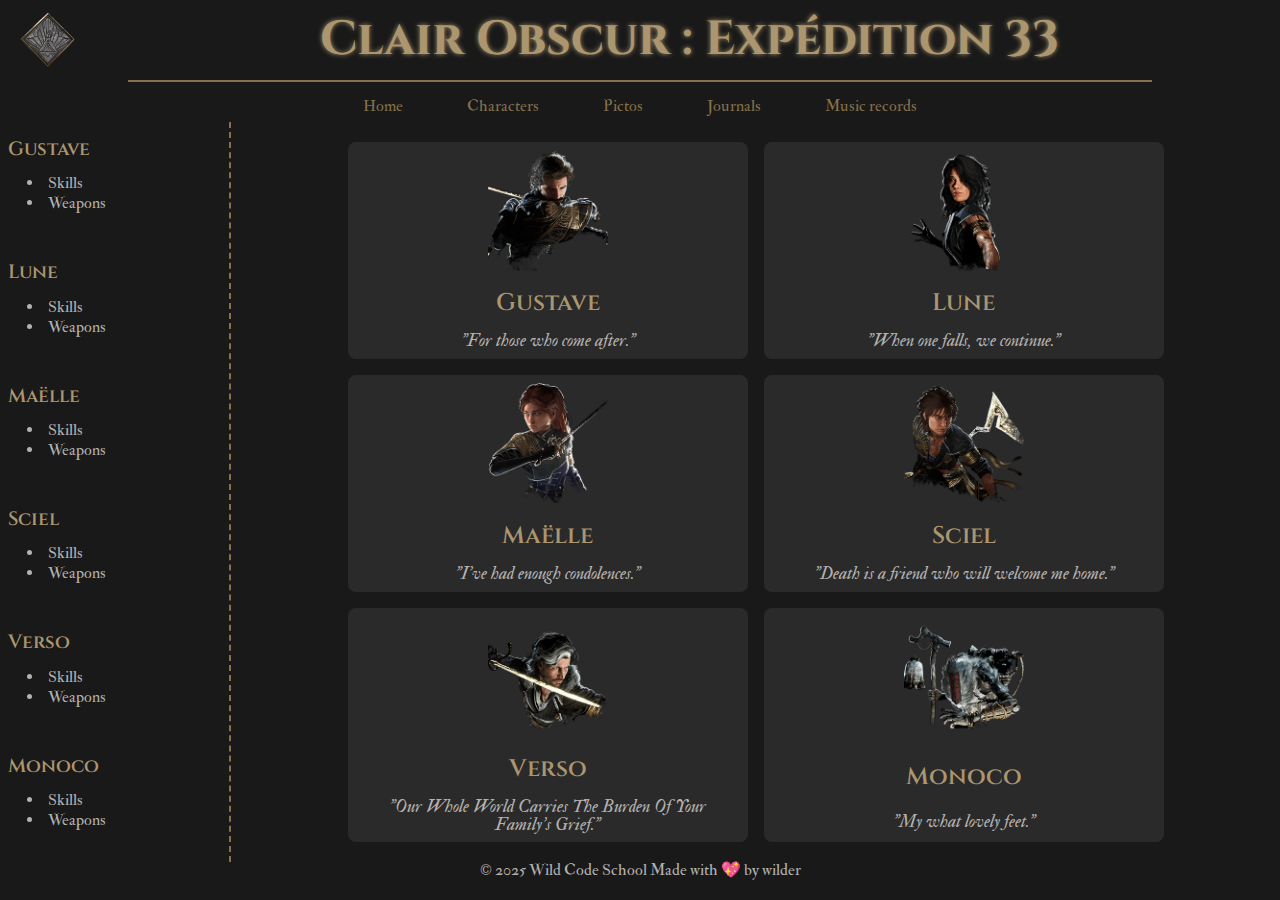
<file: index.html>
<!DOCTYPE html>
<html lang="fr">

<head>
    <meta charset="UTF-8">
    <meta name="author" content="Thomas RIEU">
    <meta name="viewport" content="width=device-width, initial-scale=1.0">
    <title>Characters | Clair Obscur : Expédition 33</title>
    <link rel="shortcut icon" href="assets/logo/favico-clairobs.ico" type="image/x-icon">
    <link rel="stylesheet" href="styles/reset.css">
    <link rel="stylesheet" href="styles/variables.css">
    <link rel="stylesheet" href="styles/template.css">
    <link rel="stylesheet" href="styles/style.css">
    <link rel="preconnect" href="https://fonts.googleapis.com">
    <link rel="preconnect" href="https://fonts.gstatic.com" crossorigin>
    <link
        href="https://fonts.googleapis.com/css2?family=Cinzel:wght@400..900&family=IM+Fell+Double+Pica:ital@0;1&display=swap"
        rel="stylesheet">
</head>

<body>
    <header>
        <a href="home.html">
            <img src="assets/logo/Logo-clair-obscur_preview_rev_1.png" alt="tour eiffel penchée">
        </a>
        <h1>Clair Obscur : Expédition 33</h1>
    </header>
    <nav>
        <a href="home.html">Home</a>
        <a href="index.html">Characters</a>
        <a href="#">Pictos</a>
        <a href="#">Journals</a>
        <a href="#">Music records</a>
    </nav>
    <main>
        <aside>
            <article>
                <h3>Gustave</h3>
                <ul>
                    <li><a href="gustave.html#gustave-skills">Skills</a></li>
                    <li><a href="gustave.html#gustave-weapons">Weapons</a></li>
                </ul>
            </article>
            <article>
                <h3>Lune</h3>
                <ul>
                    <li><a href="lune.html#lune-skills">Skills</a></li>
                    <li><a href="lune.html#lune-weapons">Weapons</a></li>
                </ul>
            </article>
            <article>
                <h3>Maëlle</h3>
                <ul>
                    <li><a href="maelle.html#maelle-skills">Skills</a></li>
                    <li><a href="maelle.html#maelle-weapons">Weapons</a></li>
                </ul>
            </article>
            <article>
                <h3>Sciel</h3>
                <ul>
                    <li><a href="sciel.html#sciel-skills">Skills</a></li>
                    <li><a href="sciel.html#sciel-weapons">Weapons</a></li>
                </ul>
            </article>
            <article>
                <h3>Verso</h3>
                <ul>
                    <li><a href="verso.html#verso-skills">Skills</a></li>
                    <li><a href="verso.html#verso-weapons">Weapons</a></li>
                </ul>
            </article>
            <article>
                <h3>Monoco</h3>
                <ul>
                    <li><a href="monoco.html#monoco-skills">Skills</a></li>
                    <li><a href="monoco.html#monoco-weapons">Weapons</a></li>
                </ul>
            </article>
        </aside>
        <section>
            <article>
                <a href="gustave.html">
                    <img src="assets/characters/gustave-character-portrait-clair-obscur-expedition-33-wiki-guide-250px.png"
                        alt="Gustave">
                </a>
                <h2>Gustave</h2>
                <em>"For those who come after."</em>
            </article>
            <article>
                <a href="lune.html">
                    <img src="assets/characters/lune-character-portrait-clair-obscur-expedition-33-wiki-guide-250px.png"
                        alt="Lune">
                </a>
                <h2>Lune</h2>
                <em>"When one falls, we continue."</em>
            </article>
            <article><a href="maelle.html">
                    <img src="assets/characters/maelle-character-portrait-clair-obscur-expedition-33-wiki-guide-250px.png"
                        alt="Maëlle">
                </a>
                <h2>Maëlle</h2>
                <em>"I've had enough condolences."</em>
            </article>
            <article>
                <a href="sciel.html">
                    <img src="assets/characters/sciel-character-portrait-clair-obscur-expedition-33-wiki-guide-250px.png"
                        alt="Sciel">
                </a>
                <h2>Sciel</h2>
                <em>"Death is a friend who will welcome me home."</em>
            </article>
            <article>
                <a href="verso.html">
                    <img src="assets/characters/verso-character-portrait-clair-obscur-expedition-33-wiki-guide-250px.png"
                        alt="Verso">
                </a>
                <h2>Verso</h2>
                <em>"Our Whole World Carries The Burden Of Your Family's Grief." </em>
            </article>
            <article>
                <a href="monoco.html">
                    <img src="assets/characters/monoco-character-portrait-clair-obscur-expedition-33-wiki-guide-250px.png"
                        alt="Monoco">
                </a>
                <h2>Monoco</h2>
                <em>"My what lovely feet."</em>
            </article>
        </section>

    </main>
    <footer>
        <p>© 2025 Wild Code School
            Made with 💖 by wilder
        </p>

    </footer>

</body>

</html>
</file>
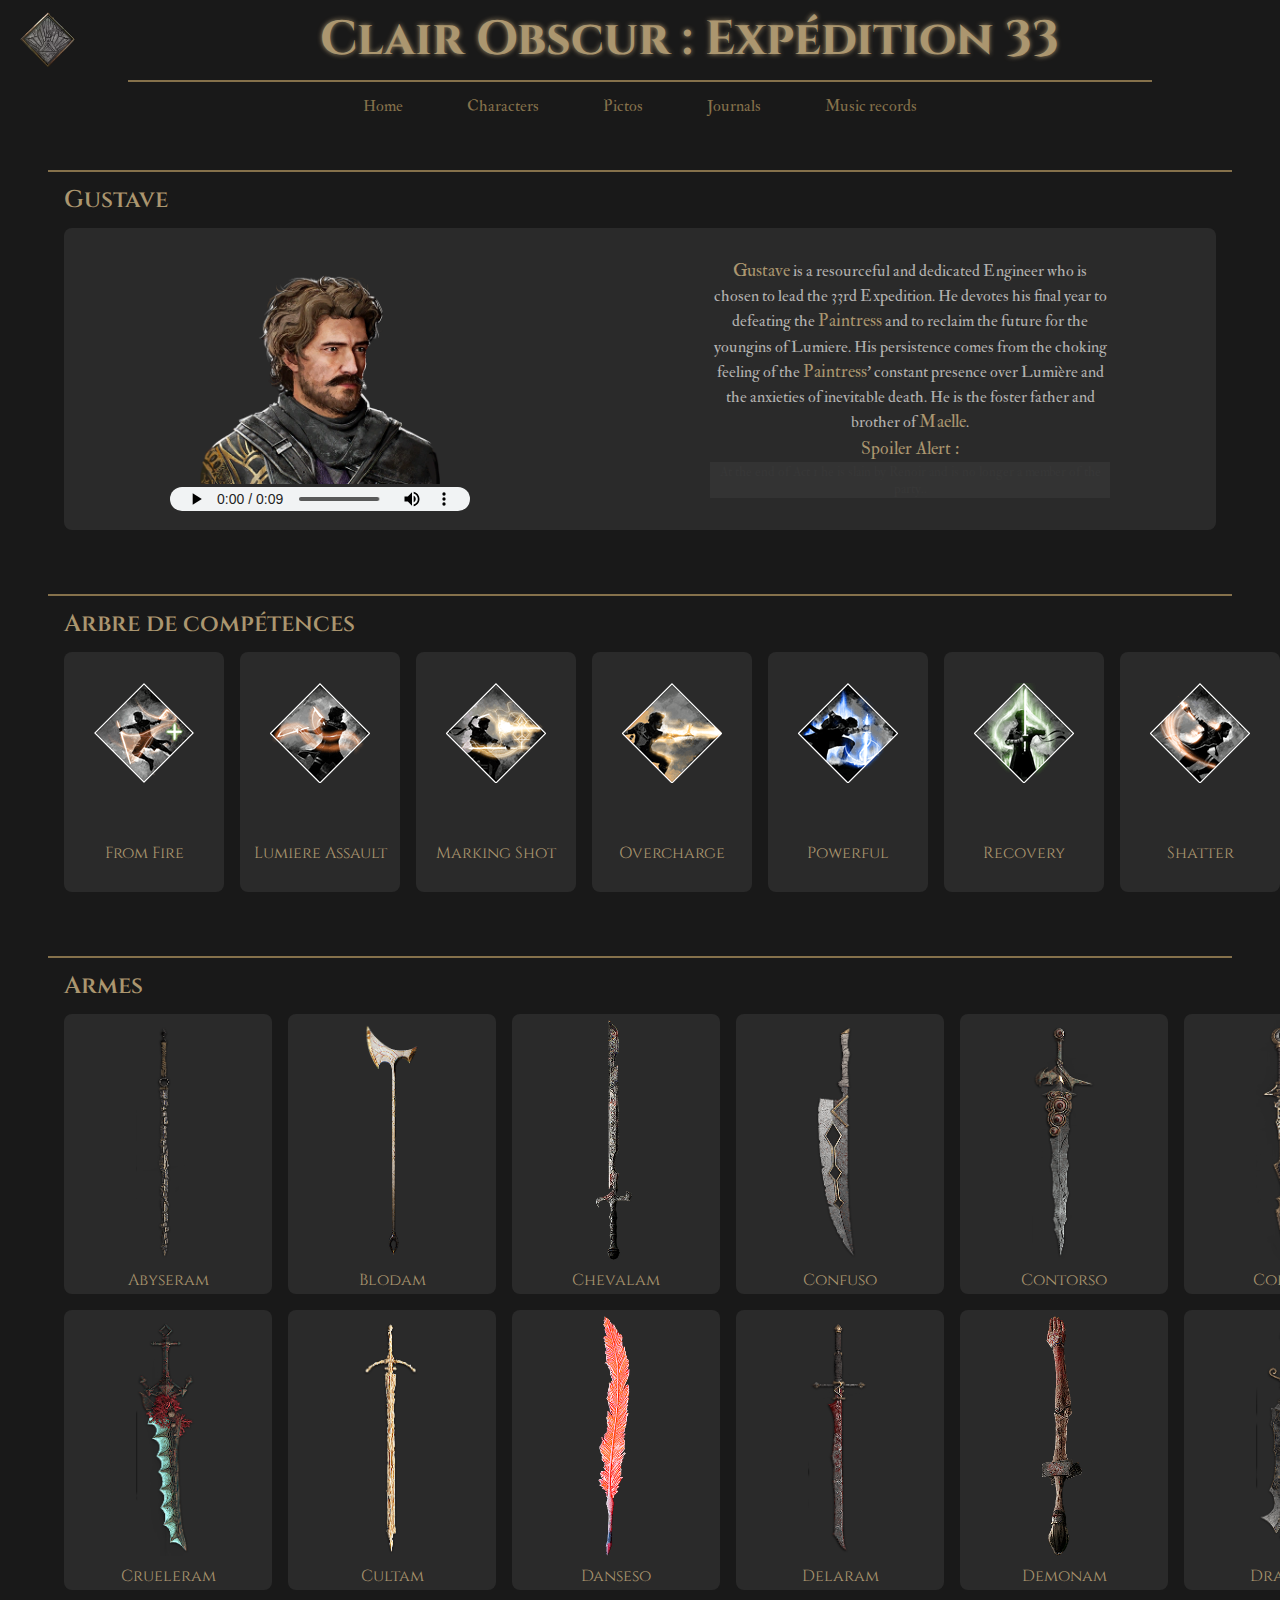
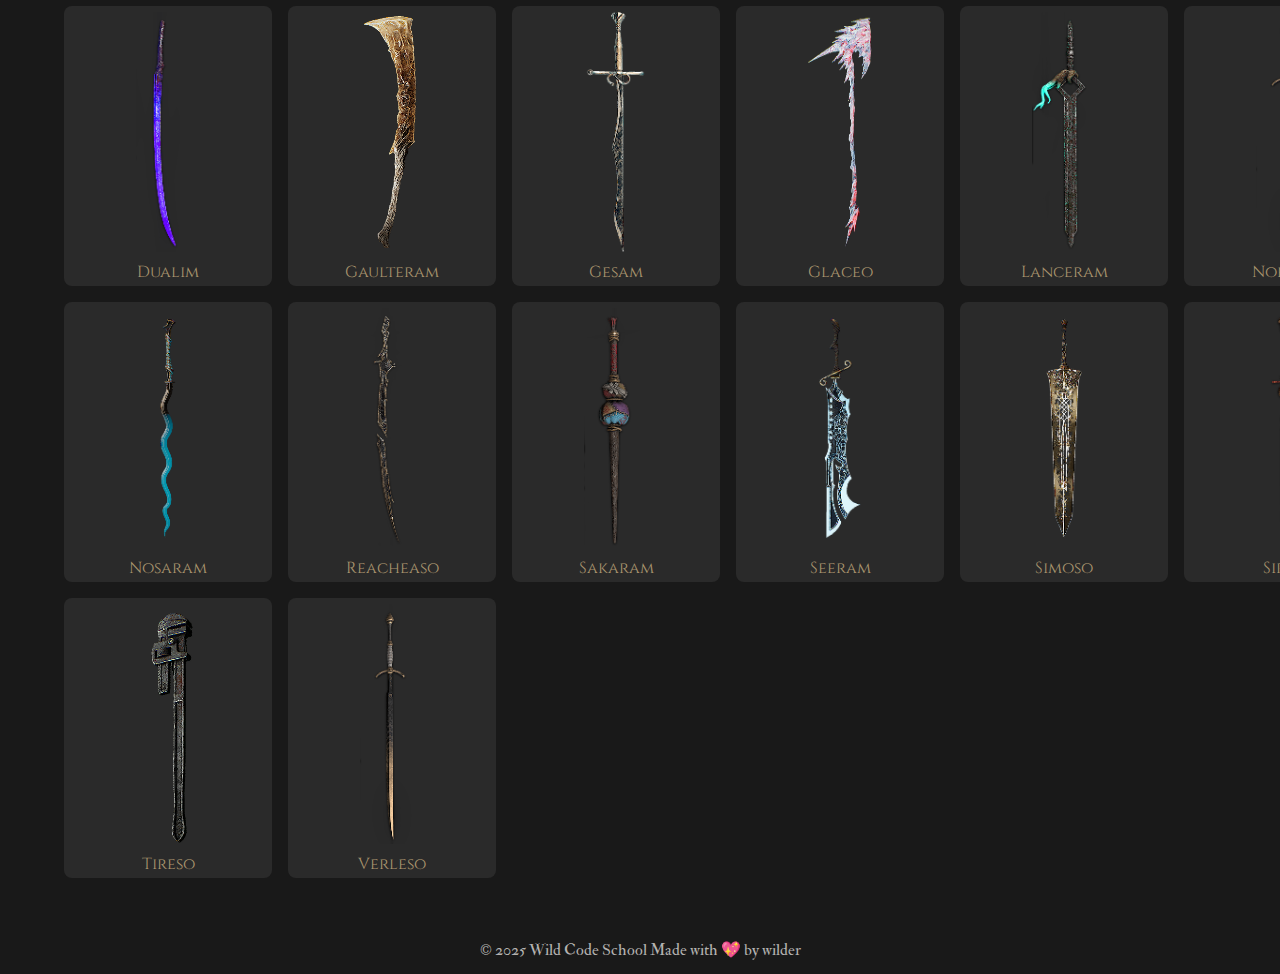
<file: gustave.html>
<!DOCTYPE html>
<html lang="fr">

<head>
    <meta charset="UTF-8">
    <meta name="author" content="Thomas RIEU">
    <meta name="viewport" content="width=device-width, initial-scale=1.0">
    <title>Gustave | Clair Obscur : Expédition 33</title>
    <link rel="shortcut icon" href="assets/logo/favico-clairobs.ico" type="image/x-icon">
    <link rel="stylesheet" href="styles/reset.css">
    <link rel="stylesheet" href="styles/variables.css">
    <link rel="stylesheet" href="styles/template.css">
    <link rel="stylesheet" href="styles/card.css">
    <link rel="preconnect" href="https://fonts.googleapis.com">
    <link rel="preconnect" href="https://fonts.gstatic.com" crossorigin>
    <link
        href="https://fonts.googleapis.com/css2?family=Cinzel:wght@400..900&family=IM+Fell+Double+Pica:ital@0;1&display=swap"
        rel="stylesheet">
</head>

<body>
    <header>
        <a href="home.html">
            <img src="assets/logo/Logo-clair-obscur_preview_rev_1.png" alt="tour eiffel penchée">
        </a>
        <h1>Clair Obscur : Expédition 33</h1>
    </header>
    <nav>
        <a href="home.html">Home</a>
        <a href="index.html">Characters</a>
        <a href="#">Pictos</a>
        <a href="#">Journals</a>
        <a href="#">Music records</a>
    </nav>
</body>
<main>
    <section class="characters">
        <h2>Gustave</h2>
        <article>
            <div>
                <img src="assets/characters/COE33_char_icon_Gustave.webp" alt="Gustave">
                <figure>
                    <audio controls src="assets/audio/audio-gustave.mp3">CLIC-ME</audio>
                </figure>

            </div>
            <div>
                <p><strong>Gustave</strong> is a resourceful and dedicated Engineer who is chosen to lead the 33rd
                    Expedition. He devotes his
                    final year to defeating the <strong>Paintress</strong> and to reclaim the future for the youngins of
                    Lumiere. His
                    persistence
                    comes from the choking feeling of the <strong>Paintress</strong>' constant presence over Lumière and
                    the
                    anxieties of
                    inevitable death. He is the foster father and brother of <strong>Maelle</strong>.
                    <br><strong>Spoiler Alert :</strong>
                    <button>At the end of Act
                        1 he
                        is slain by
                        Renoir
                        and is no longer a member of the party..
                    </button>
                </p>
            </div>

        </article>
    </section>
    <section class="skills" id="gustave-skills">
        <h2>Arbre de compétences</h2>
        <article>
            <img src="assets/skills/gustave-skills/from-fire-gustave-skill-clair-obscur-expedition-33-wiki-guide-100px-min.png"
                alt="from-fire">
            <h3>From Fire</h3>
        </article>
        <article>
            <img src="assets/skills/gustave-skills/lumiere-assault-gustave-skill-clair-obscur-expedition-33-wiki-guide-100px-min.png"
                alt="lumiere-assault">
            <h3>Lumiere Assault</h3>
        </article>
        <article>
            <img src="assets/skills/gustave-skills/marking-shot-gustave-skill-clair-obscur-expedition-33-wiki-guide-100px-min.png"
                alt="marking-shot">
            <h3>Marking Shot</h3>
        </article>
        <article>
            <img src="assets/skills/gustave-skills/overcharge-gustave-skill-clair-obscur-expedition-33-wiki-guide-100px-min.png"
                alt="Overcharge">
            <h3>Overcharge</h3>
        </article>
        <article>
            <img src="assets/skills/gustave-skills/powerful-gustave-skill-clair-obscur-expedition-33-wiki-guide-100px-min.png"
                alt="powerful">
            <h3>Powerful</h3>
        </article>
        <article>
            <img src="assets/skills/gustave-skills/recovery-gustave-skill-clair-obscur-expedition-33-wiki-guide-100px-min.png"
                alt="Recovery">
            <h3>Recovery</h3>
        </article>
        <article>
            <img src="assets/skills/gustave-skills/shatter-gustave-skill-clair-obscur-expedition-33-wiki-guide-100px-min.png"
                alt="shatter">
            <h3>Shatter</h3>
        </article>
        <article>
            <img src="assets/skills/gustave-skills/strike-storm-gustave-skill-clair-obscur-expedition-33-wiki-guide-100px-min.png"
                alt="strike-storm">
            <h3>Strike Storm</h3>
        </article>
    </section>
    <section class="weapons" id="gustave-weapons">
        <h2>Armes</h2>
        <article>
            <img src="assets/weapons/gustave-verso-weapons/abyseram_gustave_weapon_expedition_33_wiki_guide.png"
                alt="abyseram">
            <h3>Abyseram</h3>
        </article>
        <article>
            <img src="assets/weapons/gustave-verso-weapons/blodam_gustave_weapon_expedition_33_wiki_guide.png"
                alt="blodam">
            <h3>Blodam</h3>
        </article>
        <article>
            <img src="assets/weapons/gustave-verso-weapons/chevalam_gustave_weapon_expedition_33_wiki_guide.png"
                alt="chevalam">
            <h3>Chevalam</h3>
        </article>
        <article>
            <img src="assets/weapons/gustave-verso-weapons/confuso_gustave_weapon_expedition_33_wiki_guide.png"
                alt="confuso">
            <h3>Confuso</h3>
        </article>
        <article>
            <img src="assets/weapons/gustave-verso-weapons/contorson_gustave_weapon_expedition_33_wiki_guide.png"
                alt="contorso">
            <h3>Contorso</h3>
        </article>
        <article>
            <img src="assets/weapons/gustave-verso-weapons/corpeso_gustave_weapon_expedition_33_wiki_guide.png"
                alt="corpeso">
            <h3>Corpeso</h3>
        </article>
        <article>
            <img src="assets/weapons/gustave-verso-weapons/crueleram_gustave_weapon_expedition_33_wiki_guide.png"
                alt="crueleram">
            <h3>Crueleram</h3>
        </article>
        <article>
            <img src="assets/weapons/gustave-verso-weapons/cultam_gustave_weapon_expedition_33_wiki_guide.png"
                alt="cultam">
            <h3>Cultam</h3>
        </article>
        <article>
            <img src="assets/weapons/gustave-verso-weapons/danseso_gustave_weapon_expedition_33_wiki_guide.png"
                alt="danseso">
            <h3>Danseso</h3>
        </article>
        <article>
            <img src="assets/weapons/gustave-verso-weapons/delaram_gustave_weapon_expedition_33_wiki_guide.png"
                alt="delaram">
            <h3>Delaram</h3>
        </article>
        <article>
            <img src="assets/weapons/gustave-verso-weapons/demonam_gustave_weapon_expedition_33_wiki_guide.png"
                alt="demonam">
            <h3>Demonam</h3>
        </article>
        <article>
            <img src="assets/weapons/gustave-verso-weapons/dreameso-verso-gustave-weapon-clair-obscur-expedition-33-wiki-guide.png"
                alt="drameso">
            <h3>Drameso</h3>
        </article>
        <article>
            <img src="assets/weapons/gustave-verso-weapons/dualim_gustave_weapon_expedition_33_wiki_guide.png"
                alt="dualim">
            <h3>Dualim</h3>
        </article>
        <article>
            <img src="assets/weapons/gustave-verso-weapons/gaulteram_gustave_weapon_expedition_33_wiki_guide.png"
                alt="gaulteram">
            <h3>Gaulteram</h3>
        </article>
        <article>
            <img src="assets/weapons/gustave-verso-weapons/gesam_gustave_weapon_expedition_33_wiki_guide.png"
                alt="gesam">
            <h3>Gesam</h3>
        </article>
        <article>
            <img src="assets/weapons/gustave-verso-weapons/glaceso_gustave_weapon_expedition_33_wiki_guide.png"
                alt="glaceo">
            <h3>Glaceo</h3>
        </article>
        <article>
            <img src="assets/weapons/gustave-verso-weapons/lanceram_gustave_weapon_expedition_33_wiki_guide.png"
                alt="lanceram">
            <h3>Lanceram</h3>
        </article>
        <article>
            <img src="assets/weapons/gustave-verso-weapons/default_gustave_weapon_expedition_33_wiki_guide.png"
                alt="nohram">
            <h3>Nohram</h3>
        </article>
        <article>
            <img src="assets/weapons/gustave-verso-weapons/nosaram_gustave_weapon_expedition_33_wiki_guide.png"
                alt="nosaram">
            <h3>Nosaram</h3>
        </article>
        <article>
            <img src="assets/weapons/gustave-verso-weapons/reacheaso_gustave_weapon_expedition_33_wiki_guide.png"
                alt="reacheaso">
            <h3>Reacheaso</h3>
        </article>
        <article>
            <img src="assets/weapons/gustave-verso-weapons/sakaram_gustave_weapon_expedition_33_wiki_guide.png"
                alt="sakaram">
            <h3>Sakaram</h3>
        </article>
        <article>
            <img src="assets/weapons/gustave-verso-weapons/seeram_gustave_weapon_expedition_33_wiki_guide.png"
                alt="seeram">
            <h3>Seeram</h3>
        </article>
        <article>
            <img src="assets/weapons/gustave-verso-weapons/simoso_gustave_weapon_expedition_33_wiki_guide.png"
                alt="simoso">
            <h3>Simoso</h3>
        </article>
        <article>
            <img src="assets/weapons/gustave-verso-weapons/sireso_gustave_weapon_expedition_33_wiki_guide.png"
                alt="siresp">
            <h3>Sireso</h3>
        </article>
        <article>
            <img src="assets/weapons/gustave-verso-weapons/tireso-verso-weapon-clair-obscur-expedition-33-wiki-guide.png"
                alt="tireso">
            <h3>Tireso</h3>
        </article>
        <article>
            <img src="assets/weapons/gustave-verso-weapons/verleso_gustave_weapon_expedition_33_wiki_guide (1).png"
                alt="verleso">
            <h3>Verleso</h3>
        </article>
    </section>
</main>
<footer>
    <p>© 2025 Wild Code School
        Made with 💖 by wilder
    </p>
</footer>

</html>
</file>
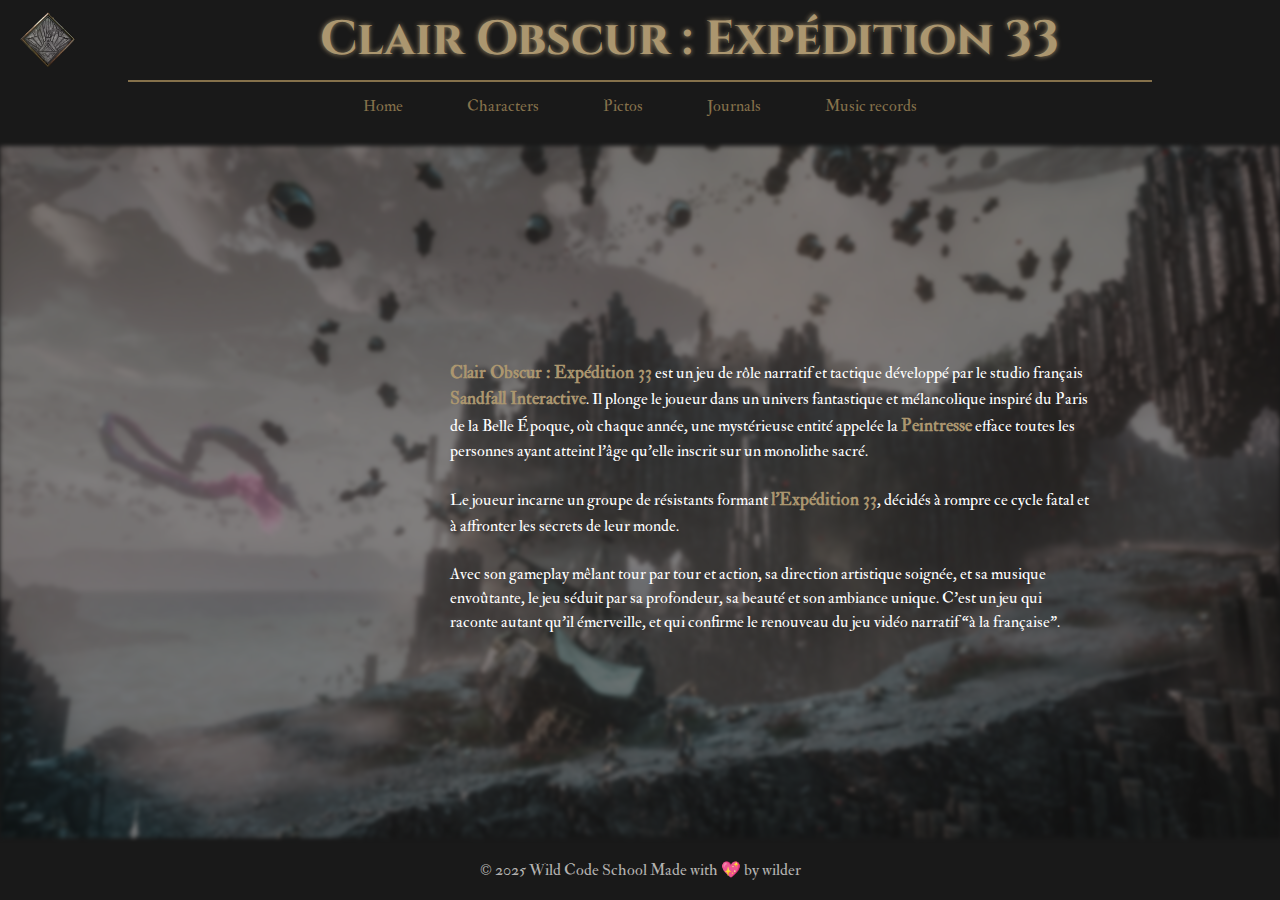
<file: home.html>
<!DOCTYPE html>
<html lang="fr">

<head>
    <meta charset="UTF-8">
    <meta name="author" content="Thomas RIEU">
    <meta name="viewport" content="width=device-width, initial-scale=1.0">
    <title>Home | Clair Obscur : Expédition 33</title>
    <link rel="shortcut icon" href="assets/logo/favico-clairobs.ico" type="image/x-icon">
    <link rel="stylesheet" href="styles/reset.css">
    <link rel="stylesheet" href="styles/variables.css">
    <link rel="stylesheet" href="styles/template.css">
    <link rel="stylesheet" href="styles/home.css">
    <link rel="preconnect" href="https://fonts.googleapis.com">
    <link rel="preconnect" href="https://fonts.gstatic.com" crossorigin>
    <link
        href="https://fonts.googleapis.com/css2?family=Cinzel:wght@400..900&family=IM+Fell+Double+Pica:ital@0;1&display=swap"
        rel="stylesheet">
</head>

<body>
    <header>
        <a href="home.html">
            <img src="assets/logo/Logo-clair-obscur_preview_rev_1.png" alt="tour eiffel penchée">
        </a>
        <h1>Clair Obscur : Expédition 33</h1>
    </header>
    <nav>
        <a href="home.html">Home</a>
        <a href="index.html">Characters</a>
        <a href="#">Pictos</a>
        <a href="#">Journals</a>
        <a href="#">Music records</a>
    </nav>
    <main>
        <div>
        </div>
        <p><strong>Clair Obscur : Expédition 33</strong> est un jeu de rôle narratif et tactique développé par le studio
            français
            <strong>Sandfall Interactive</strong>. Il plonge le joueur dans un univers fantastique et mélancolique
            inspiré du Paris de la
            Belle Époque, où chaque année, une mystérieuse entité appelée la <strong>Peintresse</strong> efface toutes
            les personnes
            ayant atteint l’âge qu’elle inscrit sur un monolithe sacré. <br><br>

            Le joueur incarne un groupe de résistants formant <strong>l’Expédition 33</strong>, décidés à rompre ce
            cycle fatal et à
            affronter les secrets de leur monde. <br><br>

            Avec son gameplay mêlant tour par tour et action, sa direction artistique soignée, et sa musique envoûtante,
            le jeu séduit par sa profondeur, sa beauté et son ambiance unique. C’est un jeu qui raconte autant qu’il
            émerveille, et qui confirme le renouveau du jeu vidéo narratif “à la française”.
        </p>

    </main>
    <footer>
        <p>© 2025 Wild Code School
            Made with 💖 by wilder
        </p>

    </footer>

</body>

</html>
</file>
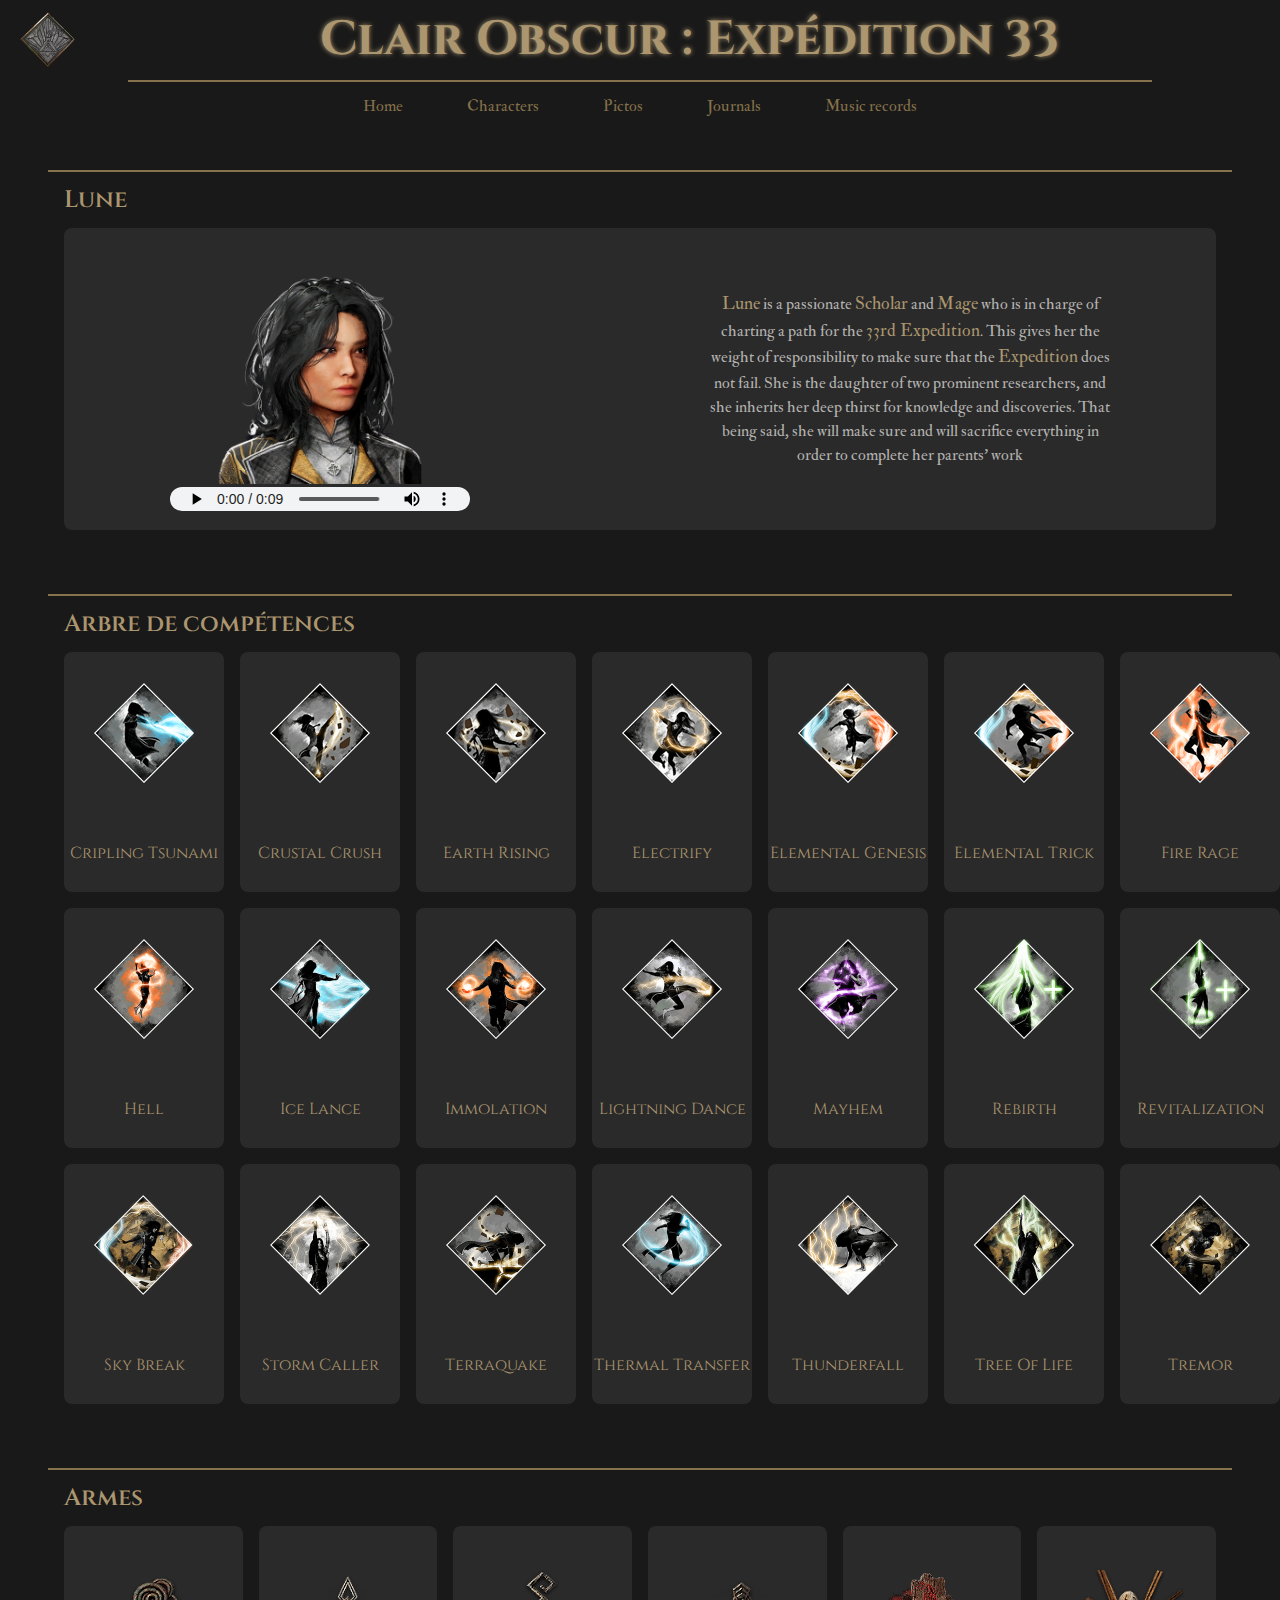
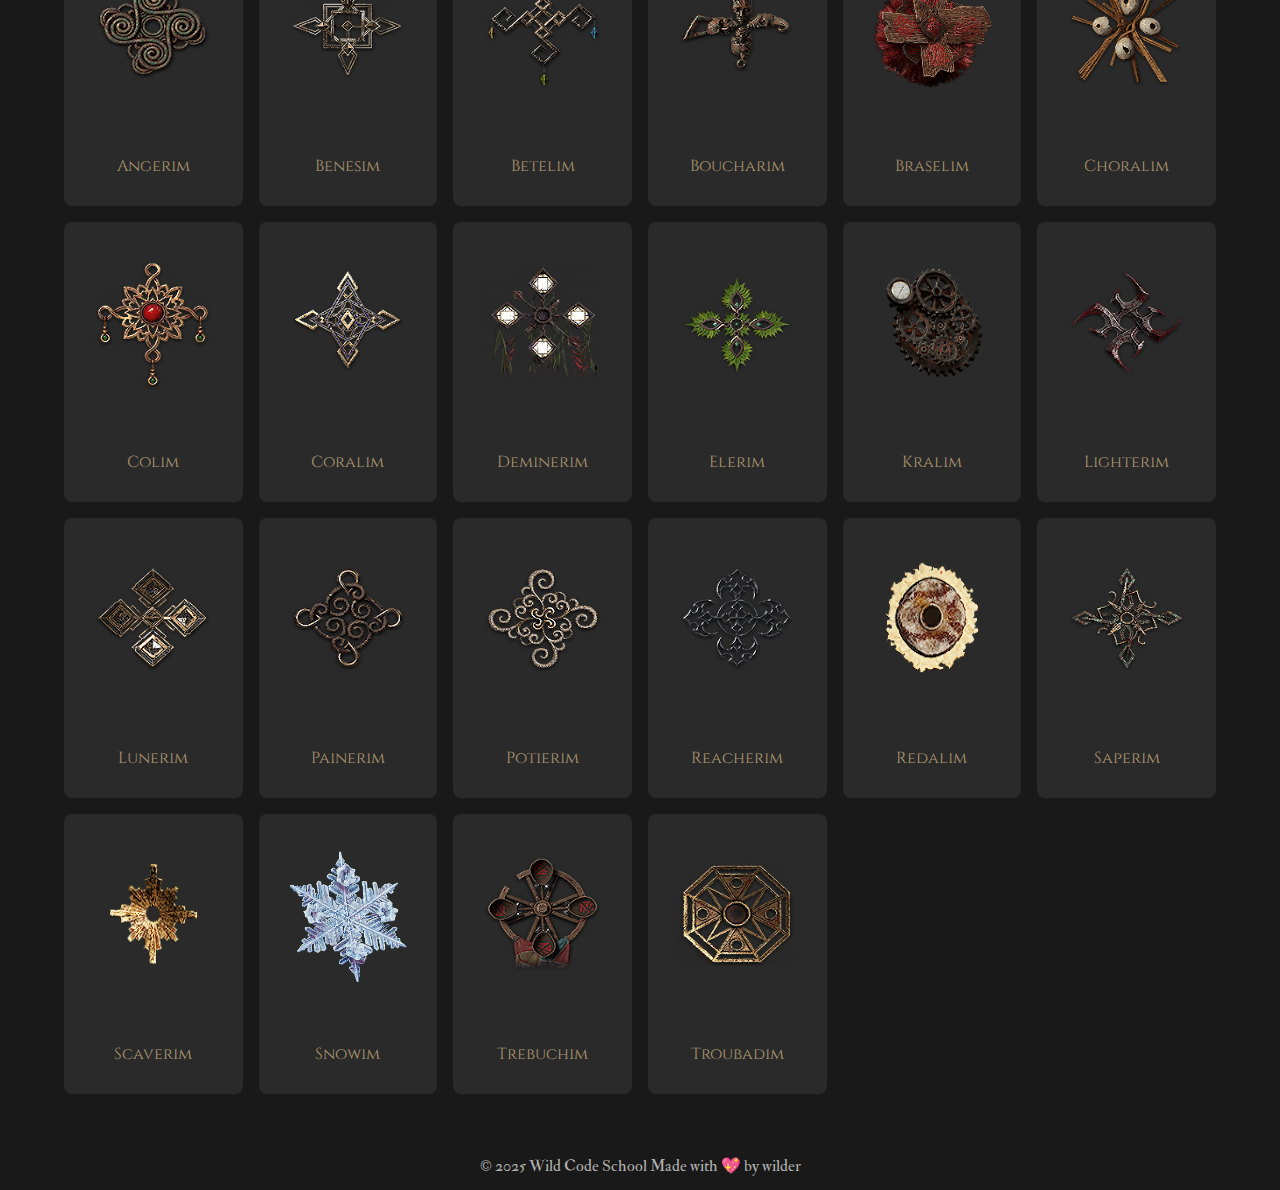
<file: lune.html>
<!DOCTYPE html>
<html lang="fr">

<head>
    <meta charset="UTF-8">
    <meta name="author" content="Thomas RIEU">
    <meta name="viewport" content="width=device-width, initial-scale=1.0">
    <title>Lune | Clair Obscur : Expédition 33</title>
    <link rel="shortcut icon" href="assets/logo/favico-clairobs.ico" type="image/x-icon">
    <link rel="stylesheet" href="styles/reset.css">
    <link rel="stylesheet" href="styles/variables.css">
    <link rel="stylesheet" href="styles/template.css">
    <link rel="stylesheet" href="styles/card.css">
    <link rel="preconnect" href="https://fonts.googleapis.com">
    <link rel="preconnect" href="https://fonts.gstatic.com" crossorigin>
    <link
        href="https://fonts.googleapis.com/css2?family=Cinzel:wght@400..900&family=IM+Fell+Double+Pica:ital@0;1&display=swap"
        rel="stylesheet">
</head>

<body>
    <header>
        <a href="home.html">
            <img src="assets/logo/Logo-clair-obscur_preview_rev_1.png" alt="tour eiffel penchée">
        </a>
        <h1>Clair Obscur : Expédition 33</h1>
    </header>
    <nav>
        <a href="home.html">Home</a>
        <a href="index.html">Characters</a>
        <a href="#">Pictos</a>
        <a href="#">Journals</a>
        <a href="#">Music records</a>
    </nav>
</body>
<main>
    <section class="characters">
        <h2>Lune</h2>
        <article>
            <div>
                <img src="assets/characters/COE33_char_icon_Lune.webp" alt="Gustave">
                <figure>
                    <audio controls src="assets/audio/audio-gustave.mp3">CLIC-ME</audio>
                </figure>
            </div>
            <div>
                <p><strong>Lune</strong> is a passionate <strong>Scholar</strong> and <strong>Mage</strong> who is in
                    charge of charting a path for the
                    <strong>33rd Expedition</strong>.
                    This gives her the weight of responsibility to make sure that the <strong>Expedition</strong> does
                    not fail. She is
                    the daughter of two prominent researchers, and she inherits her deep thirst for knowledge and
                    discoveries. That being said, she will make sure and will sacrifice everything in order to complete
                    her parents' work
                </p>
            </div>
        </article>
    </section>
    <section class="skills" id="lune-skills">
        <h2>Arbre de compétences</h2>
        <article>
            <img src="assets/skills/lune-skills/crippling-tsunami-lune-skill-clair-obscur-expedition-33-wiki-guide-100px-min.png"
                alt="cripling-tsunami">
            <h3>Cripling Tsunami</h3>
        </article>
        <article>
            <img src="assets/skills/lune-skills/crustal-crush-lune-skill-clair-obscur-expedition-33-wiki-guide-100px-min.png"
                alt="crustal-crush">
            <h3>Crustal Crush</h3>
        </article>
        <article>
            <img src="assets/skills/lune-skills/earth-rising-lune-skill-clair-obscur-expedition-33-wiki-guide-100px-min.png"
                alt="earth-rising">
            <h3>Earth Rising</h3>
        </article>
        <article>
            <img src="assets/skills/lune-skills/electrify-lune-skill-clair-obscur-expedition-33-wiki-guide-100px-min.png"
                alt="electrify">
            <h3>Electrify</h3>
        </article>
        <article>
            <img src="assets/skills/lune-skills/elemental-genesis-lune-skill-clair-obscur-expedition-33-wiki-guide-100px-min.png"
                alt="elemental-genesis">
            <h3>Elemental Genesis</h3>
        </article>
        <article>
            <img src="assets/skills/lune-skills/elemental-trick-lune-skill-clair-obscur-expedition-33-wiki-guide-100px-min.png"
                alt="elemental-trick">
            <h3>Elemental Trick</h3>
        </article>
        <article>
            <img src="assets/skills/lune-skills/fire-rage-lune-skill-clair-obscur-expedition-33-wiki-guide-100px-min.png"
                alt="fire-rage">
            <h3>Fire Rage</h3>
        </article>
        <article>
            <img src="assets/skills/lune-skills/healing-light-lune-skill-clair-obscur-expedition-33-wiki-guide-100px-min.png"
                alt="healing-light">
            <h3>Healing Light</h3>
        </article>
        <article>
            <img src="assets/skills/lune-skills/hell-lune-skill-clair-obscur-expedition-33-wiki-guide-200px-min.png"
                alt="hell">
            <h3>Hell</h3>
        </article>
        <article>
            <img src="assets/skills/lune-skills/ice-lance-lune-skill-clair-obscur-expedition-33-wiki-guide-200px-min.png"
                alt="ice-lance">
            <h3>Ice Lance</h3>
        </article>
        <article>
            <img src="assets/skills/lune-skills/immolation-lune-skill-clair-obscur-expedition-33-wiki-guide-200px-min.png"
                alt="immolation">
            <h3>Immolation</h3>
        </article>
        <article>
            <img src="assets/skills/lune-skills/lightning-dance-lune-skill-clair-obscur-expedition-33-wiki-guide-200px-min.png"
                alt="lightinng-dance">
            <h3>Lightning Dance</h3>
        </article>
        <article>
            <img src="assets/skills/lune-skills/mayhem-lune-skill-clair-obscur-expedition-33-wiki-guide-200px-min.png"
                alt="mayhem">
            <h3>Mayhem</h3>
        </article>
        <article>
            <img src="assets/skills/lune-skills/rebirth-lune-skill-clair-obscur-expedition-33-wiki-guide-200px-min.png"
                alt="rebirth">
            <h3>Rebirth</h3>
        </article>
        <article>
            <img src="assets/skills/lune-skills/revitalization-lune-skill-clair-obscur-expedition-33-wiki-guide-200px-min.png"
                alt="revitalization">
            <h3>Revitalization</h3>
        </article>
        <article>
            <img src="assets/skills/lune-skills/rockslide-lune-skill-clair-obscur-expedition-33-wiki-guide-200px-min.png"
                alt="rockslide">
            <h3>Rockslide</h3>
        </article>
        <article>
            <img src="assets/skills/lune-skills/sky-break-lune-skill-clair-obscur-expedition-33-wiki-guide-200px-min.png"
                alt="sky-break">
            <h3>Sky Break</h3>
        </article>
        <article>
            <img src="assets/skills/lune-skills/storm-caller-lune-skill-clair-obscur-expedition-33-wiki-guide-200px-min.png"
                alt="storm-caller">
            <h3>Storm Caller</h3>
        </article>
        <article>
            <img src="assets/skills/lune-skills/terraquake-lune-skill-clair-obscur-expedition-33-wiki-guide-200px-min.png"
                alt="terraquake">
            <h3>Terraquake</h3>
        </article>
        <article>
            <img src="assets/skills/lune-skills/thermal-transfer-lune-skill-clair-obscur-expedition-33-wiki-guide-200px-min.png"
                alt="thermal-transfer">
            <h3>Thermal Transfer</h3>
        </article>
        <article>
            <img src="assets/skills/lune-skills/thunderfall-lune-skill-clair-obscur-expedition-33-wiki-guide-200px-min.png"
                alt="thunderfall">
            <h3>Thunderfall</h3>
        </article>
        <article>
            <img src="assets/skills/lune-skills/tree-of-life-lune-skill-clair-obscur-expedition-33-wiki-guide-200px-min.png"
                alt="tree-of-life">
            <h3>Tree Of Life</h3>
        </article>
        <article>
            <img src="assets/skills/lune-skills/tremor-lune-skill-clair-obscur-expedition-33-wiki-guide-200px-min.png"
                alt="tremor">
            <h3>Tremor</h3>
        </article>
        <article>
            <img src="assets/skills/lune-skills/typhoon-lune-skill-clair-obscur-expedition-33-wiki-guide-200px-min.png"
                alt="typhoon">
            <h3>Typhoon</h3>
        </article>

    </section>
    <section class="weapons" id="lune-weapons">
        <h2>Armes</h2>
        <article>
            <img src="assets/weapons/lune-weapons/angerim_lune_weapon_expedition_33_wiki_guide.png" alt="angerim">
            <h3>Angerim</h3>
        </article>
        <article>
            <img src="assets/weapons/lune-weapons/benesim_lune_weapon_expedition_33_wiki_guide.png" alt="benesim">
            <h3>Benesim</h3>
        </article>
        <article>
            <img src="assets/weapons/lune-weapons/betelim_lune_weapon_expedition_33_wiki_guide.png" alt="betelim">
            <h3>Betelim</h3>
        </article>
        <article>
            <img src="assets/weapons/lune-weapons/boucharim_lune_weapon_expedition_33_wiki_guide.png" alt="boucharim">
            <h3>Boucharim</h3>
        </article>
        <article>
            <img src="assets/weapons/lune-weapons/braselim_lune_weapon_expedition_33_wiki_guide.png" alt="braselim">
            <h3>Braselim</h3>
        </article>
        <article>
            <img src="assets/weapons/lune-weapons/sirenim_lune_weapon_expedition_33_wiki_guide.png" alt="Choralim">
            <h3>Choralim</h3>
        </article>
        <article>
            <img src="assets/weapons/lune-weapons/coralim-lune-weapon-clair-obscur-expedition-33-wiki-guide.png"
                alt="colim">
            <h3>Colim</h3>
        </article>
        <article>
            <img src="assets/weapons/lune-weapons/coralim_lune_weapon_expedition_33_wiki_guide.png" alt="coralim">
            <h3>Coralim</h3>
        </article>
        <article>
            <img src="assets/weapons/lune-weapons/deminerim_lune_weapon_expedition_33_wiki_guide.png" alt="deminerim">
            <h3>Deminerim</h3>
        </article>
        <article>
            <img src="assets/weapons/lune-weapons/elerim_lune_weapon_expedition_33_wiki_guide.png" alt="elerim">
            <h3>Elerim</h3>
        </article>
        <article>
            <img src="assets/weapons/lune-weapons/kralim-lune-weapon-clair-obscur-expedition-33-wiki-guide-171px.png"
                alt="kralim">
            <h3>Kralim</h3>
        </article>
        <article>
            <img src="assets/weapons/lune-weapons/lighterim_lune_weapon_expedition_33_wiki_guide.png" alt="lighterim">
            <h3>Lighterim</h3>
        </article>
        <article>
            <img src="assets/weapons/lune-weapons/default_lune_weapon_expedition_33_wiki_guide.png" alt="lunerim">
            <h3>Lunerim</h3>
        </article>
        <article>
            <img src="assets/weapons/lune-weapons/painerim_lune_weapon_expedition_33_wiki_guide.png" alt="painerim">
            <h3>Painerim</h3>
        </article>
        <article>
            <img src="assets/weapons/lune-weapons/potierim_lune_weapon_expedition_33_wiki_guide.png" alt="potierim">
            <h3>Potierim</h3>
        </article>
        <article>
            <img src="assets/weapons/lune-weapons/reacherim_lune_weapon_expedition_33_wiki_guide.png" alt="reacherim">
            <h3>Reacherim</h3>
        </article>
        <article>
            <img src="assets/weapons/lune-weapons/redalim_lune_weapon_expedition_33_wiki_guide.png" alt="redalim">
            <h3>Redalim</h3>
        </article>
        <article>
            <img src="assets/weapons/lune-weapons/saperim_lune_weapon_expedition_33_wiki_guide.png" alt="saperim">
            <h3>Saperim</h3>
        </article>
        <article>
            <img src="assets/weapons/lune-weapons/scaverim_lune_weapon_expedition_33_wiki_guide.png" alt="scaverim">
            <h3>Scaverim</h3>
        </article>
        <article>
            <img src="assets/weapons/lune-weapons/snowim_lune_weapon_expedition_33_wiki_guide.png" alt="snowim">
            <h3>Snowim</h3>
        </article>
        <article>
            <img src="assets/weapons/lune-weapons/trebuchim_lune_weapon_expedition_33_wiki_guide.png" alt="trebuchim">
            <h3>Trebuchim</h3>
        </article>
        <article>
            <img src="assets/weapons/lune-weapons/troubadim_lune_weapon_expedition_33_wiki_guide.png" alt="troubadim">
            <h3>Troubadim</h3>
        </article>
    </section>

</main>
<footer>
    <p>© 2025 Wild Code School
        Made with 💖 by wilder
    </p>
</footer>

</html>
</file>
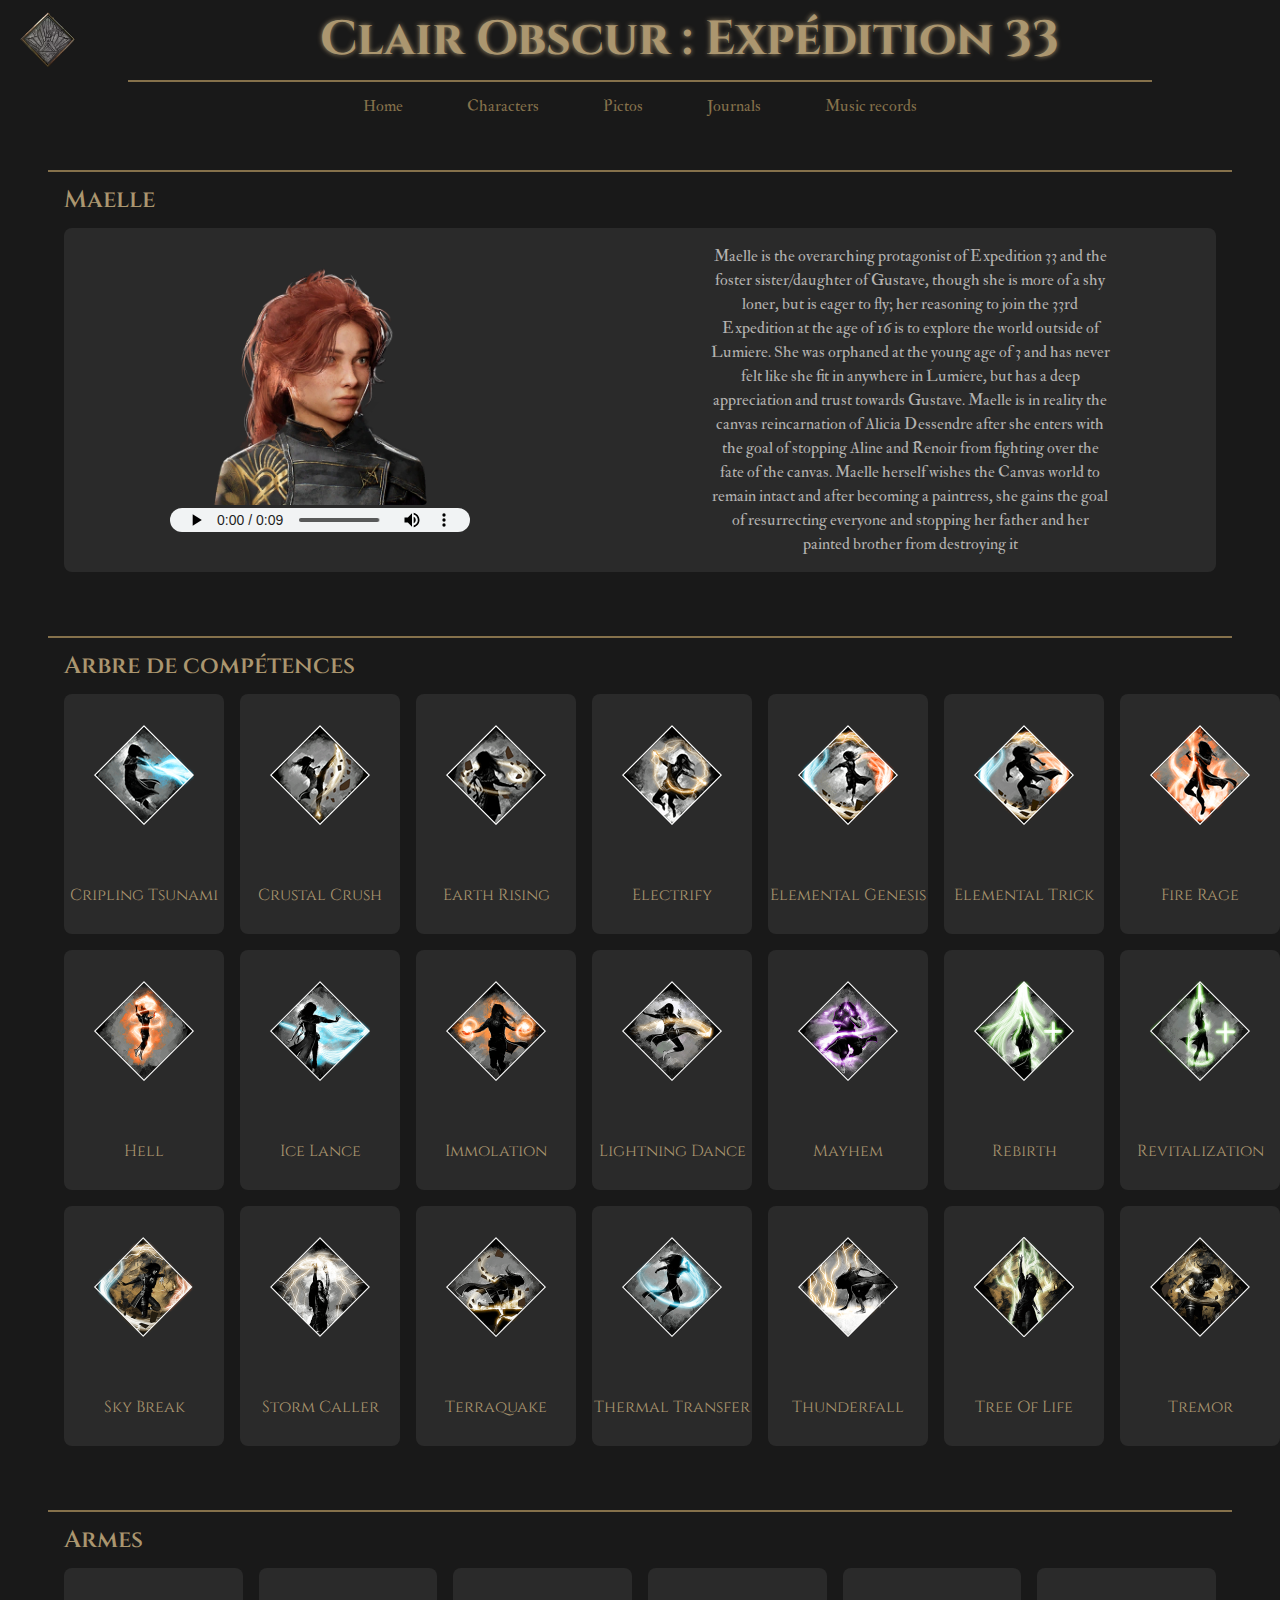
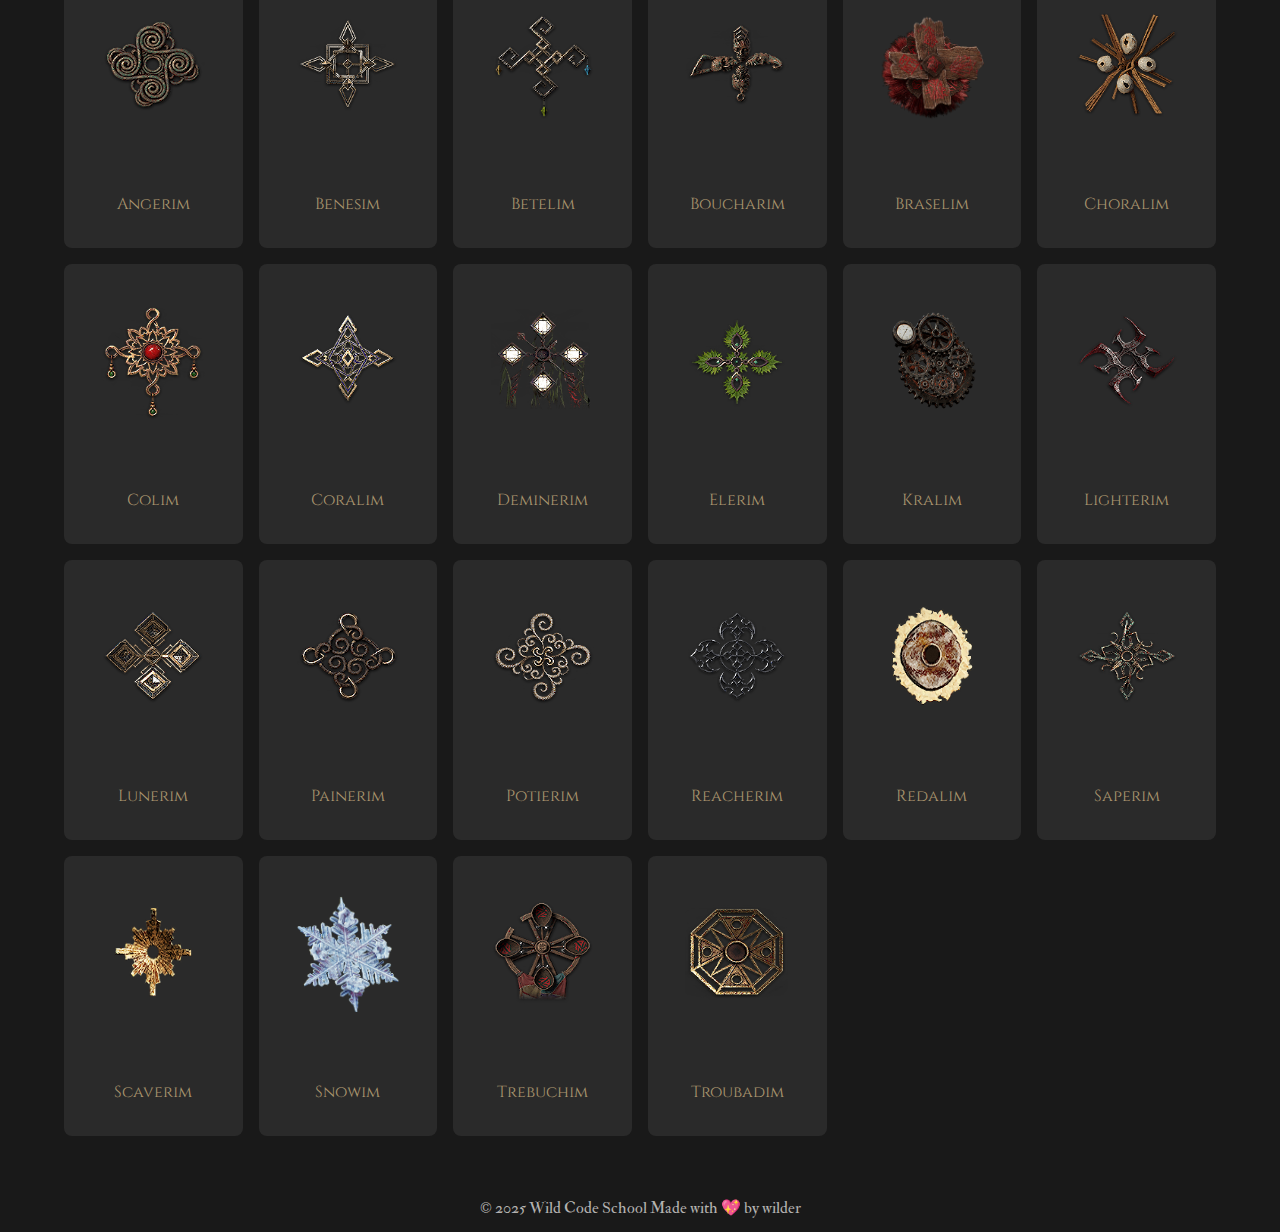
<file: maelle.html>
<!DOCTYPE html>
<html lang="fr">

<head>
    <meta charset="UTF-8">
    <meta name="author" content="Thomas RIEU">
    <meta name="viewport" content="width=device-width, initial-scale=1.0">
    <title>Maelle | Clair Obscur : Expédition 33</title>
    <link rel="shortcut icon" href="assets/logo/favico-clairobs.ico" type="image/x-icon">
    <link rel="stylesheet" href="styles/reset.css">
    <link rel="stylesheet" href="styles/variables.css">
    <link rel="stylesheet" href="styles/template.css">
    <link rel="stylesheet" href="styles/card.css">
    <link rel="preconnect" href="https://fonts.googleapis.com">
    <link rel="preconnect" href="https://fonts.gstatic.com" crossorigin>
    <link
        href="https://fonts.googleapis.com/css2?family=Cinzel:wght@400..900&family=IM+Fell+Double+Pica:ital@0;1&display=swap"
        rel="stylesheet">
</head>

<body>
    <header>
        <a href="home.html">
            <img src="assets/logo/Logo-clair-obscur_preview_rev_1.png" alt="tour eiffel penchée">
        </a>
        <h1>Clair Obscur : Expédition 33</h1>
    </header>
    <nav>
        <a href="home.html">Home</a>
        <a href="index.html">Characters</a>
        <a href="#">Pictos</a>
        <a href="#">Journals</a>
        <a href="#">Music records</a>
    </nav>
</body>
<main>
    <section class="characters">
        <h2>Maelle</h2>
        <article>
            <div>
                <img src="assets/characters/COE33_char_icon_Maelle.webp" alt="Maelle">
                <figure>
                    <audio controls src="assets/audio/audio-gustave.mp3">CLIC-ME</audio>
                </figure>
            </div>
            <div>
                <p>Maelle is the overarching protagonist of Expedition 33 and the foster sister/daughter of Gustave,
                    though she is more of a shy loner, but is eager to fly; her reasoning to join the 33rd Expedition at
                    the age of 16 is to explore the world outside of Lumiere. She was orphaned at the young age of 3 and
                    has never felt like she fit in anywhere in Lumiere, but has a deep appreciation and trust towards
                    Gustave. Maelle is in reality the canvas reincarnation of Alicia Dessendre after she enters with the
                    goal of stopping Aline and Renoir from fighting over the fate of the canvas. Maelle herself wishes
                    the Canvas world to remain intact and after becoming a paintress, she gains the goal of resurrecting
                    everyone and stopping her father and her painted brother from destroying it
                </p>
            </div>
        </article>
    </section>
    <section class="skills" id="maelle-skills">
        <h2>Arbre de compétences</h2>
        <article>
            <img src="assets/skills/lune-skills/crippling-tsunami-lune-skill-clair-obscur-expedition-33-wiki-guide-100px-min.png"
                alt="cripling-tsunami">
            <h3>Cripling Tsunami</h3>
        </article>
        <article>
            <img src="assets/skills/lune-skills/crustal-crush-lune-skill-clair-obscur-expedition-33-wiki-guide-100px-min.png"
                alt="crustal-crush">
            <h3>Crustal Crush</h3>
        </article>
        <article>
            <img src="assets/skills/lune-skills/earth-rising-lune-skill-clair-obscur-expedition-33-wiki-guide-100px-min.png"
                alt="earth-rising">
            <h3>Earth Rising</h3>
        </article>
        <article>
            <img src="assets/skills/lune-skills/electrify-lune-skill-clair-obscur-expedition-33-wiki-guide-100px-min.png"
                alt="electrify">
            <h3>Electrify</h3>
        </article>
        <article>
            <img src="assets/skills/lune-skills/elemental-genesis-lune-skill-clair-obscur-expedition-33-wiki-guide-100px-min.png"
                alt="elemental-genesis">
            <h3>Elemental Genesis</h3>
        </article>
        <article>
            <img src="assets/skills/lune-skills/elemental-trick-lune-skill-clair-obscur-expedition-33-wiki-guide-100px-min.png"
                alt="elemental-trick">
            <h3>Elemental Trick</h3>
        </article>
        <article>
            <img src="assets/skills/lune-skills/fire-rage-lune-skill-clair-obscur-expedition-33-wiki-guide-100px-min.png"
                alt="fire-rage">
            <h3>Fire Rage</h3>
        </article>
        <article>
            <img src="assets/skills/lune-skills/healing-light-lune-skill-clair-obscur-expedition-33-wiki-guide-100px-min.png"
                alt="healing-light">
            <h3>Healing Light</h3>
        </article>
        <article>
            <img src="assets/skills/lune-skills/hell-lune-skill-clair-obscur-expedition-33-wiki-guide-200px-min.png"
                alt="hell">
            <h3>Hell</h3>
        </article>
        <article>
            <img src="assets/skills/lune-skills/ice-lance-lune-skill-clair-obscur-expedition-33-wiki-guide-200px-min.png"
                alt="ice-lance">
            <h3>Ice Lance</h3>
        </article>
        <article>
            <img src="assets/skills/lune-skills/immolation-lune-skill-clair-obscur-expedition-33-wiki-guide-200px-min.png"
                alt="immolation">
            <h3>Immolation</h3>
        </article>
        <article>
            <img src="assets/skills/lune-skills/lightning-dance-lune-skill-clair-obscur-expedition-33-wiki-guide-200px-min.png"
                alt="lightinng-dance">
            <h3>Lightning Dance</h3>
        </article>
        <article>
            <img src="assets/skills/lune-skills/mayhem-lune-skill-clair-obscur-expedition-33-wiki-guide-200px-min.png"
                alt="mayhem">
            <h3>Mayhem</h3>
        </article>
        <article>
            <img src="assets/skills/lune-skills/rebirth-lune-skill-clair-obscur-expedition-33-wiki-guide-200px-min.png"
                alt="rebirth">
            <h3>Rebirth</h3>
        </article>
        <article>
            <img src="assets/skills/lune-skills/revitalization-lune-skill-clair-obscur-expedition-33-wiki-guide-200px-min.png"
                alt="revitalization">
            <h3>Revitalization</h3>
        </article>
        <article>
            <img src="assets/skills/lune-skills/rockslide-lune-skill-clair-obscur-expedition-33-wiki-guide-200px-min.png"
                alt="rockslide">
            <h3>Rockslide</h3>
        </article>
        <article>
            <img src="assets/skills/lune-skills/sky-break-lune-skill-clair-obscur-expedition-33-wiki-guide-200px-min.png"
                alt="sky-break">
            <h3>Sky Break</h3>
        </article>
        <article>
            <img src="assets/skills/lune-skills/storm-caller-lune-skill-clair-obscur-expedition-33-wiki-guide-200px-min.png"
                alt="storm-caller">
            <h3>Storm Caller</h3>
        </article>
        <article>
            <img src="assets/skills/lune-skills/terraquake-lune-skill-clair-obscur-expedition-33-wiki-guide-200px-min.png"
                alt="terraquake">
            <h3>Terraquake</h3>
        </article>
        <article>
            <img src="assets/skills/lune-skills/thermal-transfer-lune-skill-clair-obscur-expedition-33-wiki-guide-200px-min.png"
                alt="thermal-transfer">
            <h3>Thermal Transfer</h3>
        </article>
        <article>
            <img src="assets/skills/lune-skills/thunderfall-lune-skill-clair-obscur-expedition-33-wiki-guide-200px-min.png"
                alt="thunderfall">
            <h3>Thunderfall</h3>
        </article>
        <article>
            <img src="assets/skills/lune-skills/tree-of-life-lune-skill-clair-obscur-expedition-33-wiki-guide-200px-min.png"
                alt="tree-of-life">
            <h3>Tree Of Life</h3>
        </article>
        <article>
            <img src="assets/skills/lune-skills/tremor-lune-skill-clair-obscur-expedition-33-wiki-guide-200px-min.png"
                alt="tremor">
            <h3>Tremor</h3>
        </article>
        <article>
            <img src="assets/skills/lune-skills/typhoon-lune-skill-clair-obscur-expedition-33-wiki-guide-200px-min.png"
                alt="typhoon">
            <h3>Typhoon</h3>
        </article>

    </section>
    <section class="weapons" id="maelle-weapons">
        <h2>Armes</h2>
        <article>
            <img src="assets/weapons/lune-weapons/angerim_lune_weapon_expedition_33_wiki_guide.png" alt="angerim">
            <h3>Angerim</h3>
        </article>
        <article>
            <img src="assets/weapons/lune-weapons/benesim_lune_weapon_expedition_33_wiki_guide.png" alt="benesim">
            <h3>Benesim</h3>
        </article>
        <article>
            <img src="assets/weapons/lune-weapons/betelim_lune_weapon_expedition_33_wiki_guide.png" alt="betelim">
            <h3>Betelim</h3>
        </article>
        <article>
            <img src="assets/weapons/lune-weapons/boucharim_lune_weapon_expedition_33_wiki_guide.png" alt="boucharim">
            <h3>Boucharim</h3>
        </article>
        <article>
            <img src="assets/weapons/lune-weapons/braselim_lune_weapon_expedition_33_wiki_guide.png" alt="braselim">
            <h3>Braselim</h3>
        </article>
        <article>
            <img src="assets/weapons/lune-weapons/sirenim_lune_weapon_expedition_33_wiki_guide.png" alt="Choralim">
            <h3>Choralim</h3>
        </article>
        <article>
            <img src="assets/weapons/lune-weapons/coralim-lune-weapon-clair-obscur-expedition-33-wiki-guide.png"
                alt="colim">
            <h3>Colim</h3>
        </article>
        <article>
            <img src="assets/weapons/lune-weapons/coralim_lune_weapon_expedition_33_wiki_guide.png" alt="coralim">
            <h3>Coralim</h3>
        </article>
        <article>
            <img src="assets/weapons/lune-weapons/deminerim_lune_weapon_expedition_33_wiki_guide.png" alt="deminerim">
            <h3>Deminerim</h3>
        </article>
        <article>
            <img src="assets/weapons/lune-weapons/elerim_lune_weapon_expedition_33_wiki_guide.png" alt="elerim">
            <h3>Elerim</h3>
        </article>
        <article>
            <img src="assets/weapons/lune-weapons/kralim-lune-weapon-clair-obscur-expedition-33-wiki-guide-171px.png"
                alt="kralim">
            <h3>Kralim</h3>
        </article>
        <article>
            <img src="assets/weapons/lune-weapons/lighterim_lune_weapon_expedition_33_wiki_guide.png" alt="lighterim">
            <h3>Lighterim</h3>
        </article>
        <article>
            <img src="assets/weapons/lune-weapons/default_lune_weapon_expedition_33_wiki_guide.png" alt="lunerim">
            <h3>Lunerim</h3>
        </article>
        <article>
            <img src="assets/weapons/lune-weapons/painerim_lune_weapon_expedition_33_wiki_guide.png" alt="painerim">
            <h3>Painerim</h3>
        </article>
        <article>
            <img src="assets/weapons/lune-weapons/potierim_lune_weapon_expedition_33_wiki_guide.png" alt="potierim">
            <h3>Potierim</h3>
        </article>
        <article>
            <img src="assets/weapons/lune-weapons/reacherim_lune_weapon_expedition_33_wiki_guide.png" alt="reacherim">
            <h3>Reacherim</h3>
        </article>
        <article>
            <img src="assets/weapons/lune-weapons/redalim_lune_weapon_expedition_33_wiki_guide.png" alt="redalim">
            <h3>Redalim</h3>
        </article>
        <article>
            <img src="assets/weapons/lune-weapons/saperim_lune_weapon_expedition_33_wiki_guide.png" alt="saperim">
            <h3>Saperim</h3>
        </article>
        <article>
            <img src="assets/weapons/lune-weapons/scaverim_lune_weapon_expedition_33_wiki_guide.png" alt="scaverim">
            <h3>Scaverim</h3>
        </article>
        <article>
            <img src="assets/weapons/lune-weapons/snowim_lune_weapon_expedition_33_wiki_guide.png" alt="snowim">
            <h3>Snowim</h3>
        </article>
        <article>
            <img src="assets/weapons/lune-weapons/trebuchim_lune_weapon_expedition_33_wiki_guide.png" alt="trebuchim">
            <h3>Trebuchim</h3>
        </article>
        <article>
            <img src="assets/weapons/lune-weapons/troubadim_lune_weapon_expedition_33_wiki_guide.png" alt="troubadim">
            <h3>Troubadim</h3>
        </article>
    </section>

</main>
<footer>
    <p>© 2025 Wild Code School
        Made with 💖 by wilder
    </p>
</footer>

</html>
</file>
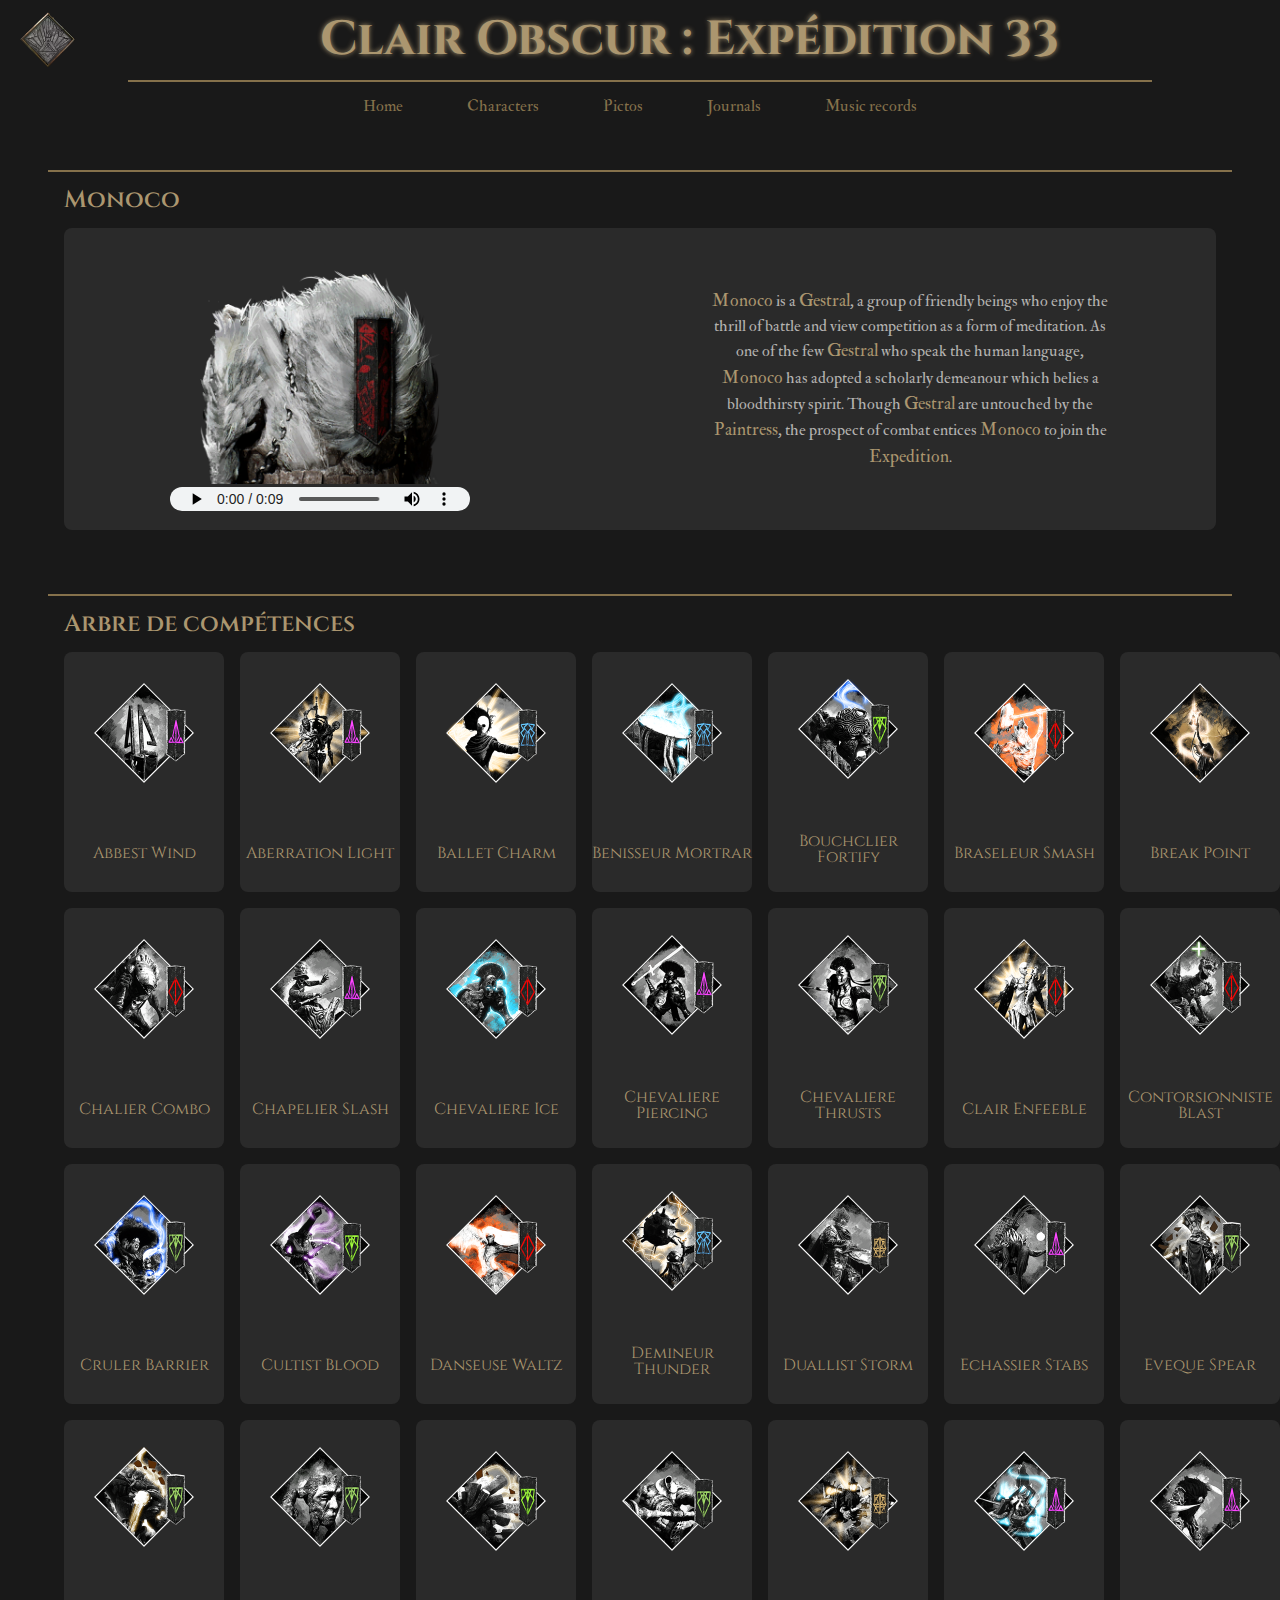
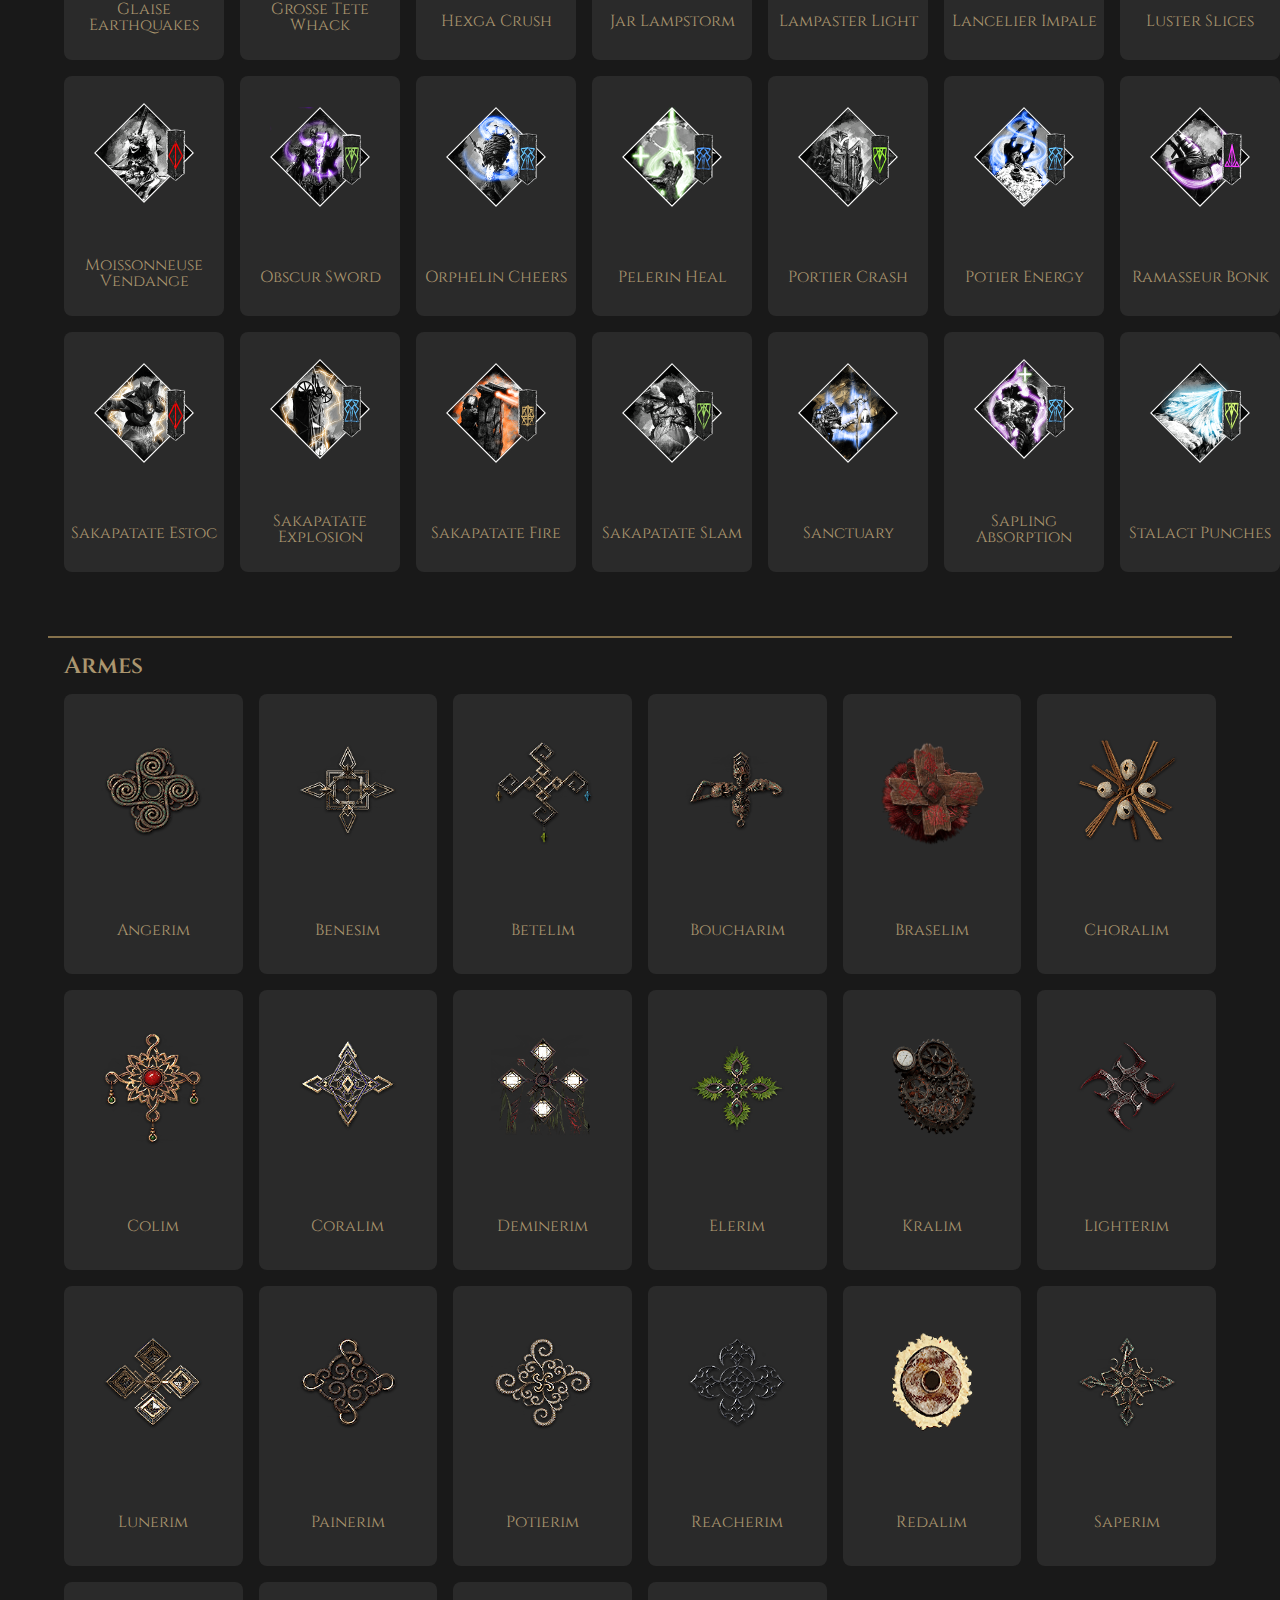
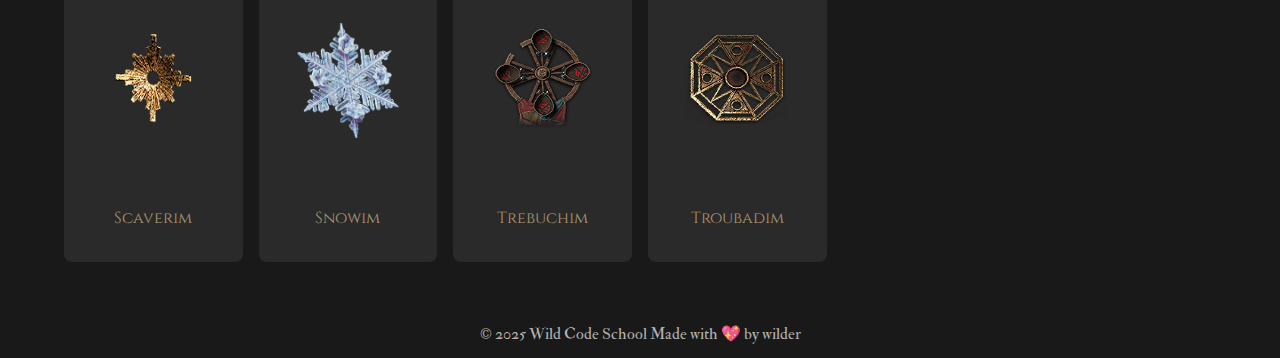
<file: monoco.html>
<!DOCTYPE html>
<html lang="fr">

<head>
    <meta charset="UTF-8">
    <meta name="author" content="Thomas RIEU">
    <meta name="viewport" content="width=device-width, initial-scale=1.0">
    <title>Monoco | Clair Obscur : Expédition 33</title>
    <link rel="shortcut icon" href="assets/logo/favico-clairobs.ico" type="image/x-icon">
    <link rel="stylesheet" href="styles/reset.css">
    <link rel="stylesheet" href="styles/variables.css">
    <link rel="stylesheet" href="styles/template.css">
    <link rel="stylesheet" href="styles/card.css">
    <link rel="preconnect" href="https://fonts.googleapis.com">
    <link rel="preconnect" href="https://fonts.gstatic.com" crossorigin>
    <link
        href="https://fonts.googleapis.com/css2?family=Cinzel:wght@400..900&family=IM+Fell+Double+Pica:ital@0;1&display=swap"
        rel="stylesheet">
</head>

<body>
    <header>
        <a href="home.html">
            <img src="assets/logo/Logo-clair-obscur_preview_rev_1.png" alt="tour eiffel penchée">
        </a>
        <h1>Clair Obscur : Expédition 33</h1>
    </header>
    <nav>
        <a href="home.html">Home</a>
        <a href="index.html">Characters</a>
        <a href="#">Pictos</a>
        <a href="#">Journals</a>
        <a href="#">Music records</a>
    </nav>

<main>
    <section class="characters">
        <h2>Monoco</h2>
        <article>
            <div>
                <img src="assets/characters/monoco-character-list.png" alt="Monoco">
                <figure>
                    <audio controls src="assets/audio/audio-gustave.mp3">CLIC-ME</audio>
                </figure>
            </div>
            <div>
                <p><strong>Monoco</strong> is a <strong>Gestral</strong>, a group of friendly beings who enjoy the
                    thrill of battle and view competition
                    as a form of meditation. As one of the few <strong>Gestral</strong> who speak the human language,
                    <strong>Monoco</strong> has adopted
                    a scholarly demeanour which belies a bloodthirsty spirit. Though <strong>Gestral</strong> are
                    untouched by the
                    <strong>Paintress</strong>, the prospect of combat entices <strong>Monoco</strong> to join the
                    <strong>Expedition</strong>.
                </p>
            </div>
        </article>
    </section>
    <section class="skills" id="monoco-skills">
        <h2>Arbre de compétences</h2>

        </article>

    </section>
    <section class="weapons" id="monoco-weapons">
        <h2>Armes</h2>
        <article>
            <img src="assets/weapons/lune-weapons/angerim_lune_weapon_expedition_33_wiki_guide.png" alt="angerim">
            <h3>Angerim</h3>
        </article>
        <article>
            <img src="assets/weapons/lune-weapons/benesim_lune_weapon_expedition_33_wiki_guide.png" alt="benesim">
            <h3>Benesim</h3>
        </article>
        <article>
            <img src="assets/weapons/lune-weapons/betelim_lune_weapon_expedition_33_wiki_guide.png" alt="betelim">
            <h3>Betelim</h3>
        </article>
        <article>
            <img src="assets/weapons/lune-weapons/boucharim_lune_weapon_expedition_33_wiki_guide.png" alt="boucharim">
            <h3>Boucharim</h3>
        </article>
        <article>
            <img src="assets/weapons/lune-weapons/braselim_lune_weapon_expedition_33_wiki_guide.png" alt="braselim">
            <h3>Braselim</h3>
        </article>
        <article>
            <img src="assets/weapons/lune-weapons/sirenim_lune_weapon_expedition_33_wiki_guide.png" alt="Choralim">
            <h3>Choralim</h3>
        </article>
        <article>
            <img src="assets/weapons/lune-weapons/coralim-lune-weapon-clair-obscur-expedition-33-wiki-guide.png"
                alt="colim">
            <h3>Colim</h3>
        </article>
        <article>
            <img src="assets/weapons/lune-weapons/coralim_lune_weapon_expedition_33_wiki_guide.png" alt="coralim">
            <h3>Coralim</h3>
        </article>
        <article>
            <img src="assets/weapons/lune-weapons/deminerim_lune_weapon_expedition_33_wiki_guide.png" alt="deminerim">
            <h3>Deminerim</h3>
        </article>
        <article>
            <img src="assets/weapons/lune-weapons/elerim_lune_weapon_expedition_33_wiki_guide.png" alt="elerim">
            <h3>Elerim</h3>
        </article>
        <article>
            <img src="assets/weapons/lune-weapons/kralim-lune-weapon-clair-obscur-expedition-33-wiki-guide-171px.png"
                alt="kralim">
            <h3>Kralim</h3>
        </article>
        <article>
            <img src="assets/weapons/lune-weapons/lighterim_lune_weapon_expedition_33_wiki_guide.png" alt="lighterim">
            <h3>Lighterim</h3>
        </article>
        <article>
            <img src="assets/weapons/lune-weapons/default_lune_weapon_expedition_33_wiki_guide.png" alt="lunerim">
            <h3>Lunerim</h3>
        </article>
        <article>
            <img src="assets/weapons/lune-weapons/painerim_lune_weapon_expedition_33_wiki_guide.png" alt="painerim">
            <h3>Painerim</h3>
        </article>
        <article>
            <img src="assets/weapons/lune-weapons/potierim_lune_weapon_expedition_33_wiki_guide.png" alt="potierim">
            <h3>Potierim</h3>
        </article>
        <article>
            <img src="assets/weapons/lune-weapons/reacherim_lune_weapon_expedition_33_wiki_guide.png" alt="reacherim">
            <h3>Reacherim</h3>
        </article>
        <article>
            <img src="assets/weapons/lune-weapons/redalim_lune_weapon_expedition_33_wiki_guide.png" alt="redalim">
            <h3>Redalim</h3>
        </article>
        <article>
            <img src="assets/weapons/lune-weapons/saperim_lune_weapon_expedition_33_wiki_guide.png" alt="saperim">
            <h3>Saperim</h3>
        </article>
        <article>
            <img src="assets/weapons/lune-weapons/scaverim_lune_weapon_expedition_33_wiki_guide.png" alt="scaverim">
            <h3>Scaverim</h3>
        </article>
        <article>
            <img src="assets/weapons/lune-weapons/snowim_lune_weapon_expedition_33_wiki_guide.png" alt="snowim">
            <h3>Snowim</h3>
        </article>
        <article>
            <img src="assets/weapons/lune-weapons/trebuchim_lune_weapon_expedition_33_wiki_guide.png" alt="trebuchim">
            <h3>Trebuchim</h3>
        </article>
        <article>
            <img src="assets/weapons/lune-weapons/troubadim_lune_weapon_expedition_33_wiki_guide.png" alt="troubadim">
            <h3>Troubadim</h3>
        </article>
    </section>

</main>
<footer>
    <p>© 2025 Wild Code School
        Made with 💖 by wilder
    </p>
</footer>
<script src="scripts.js"></script>
</body>

</html>
</file>
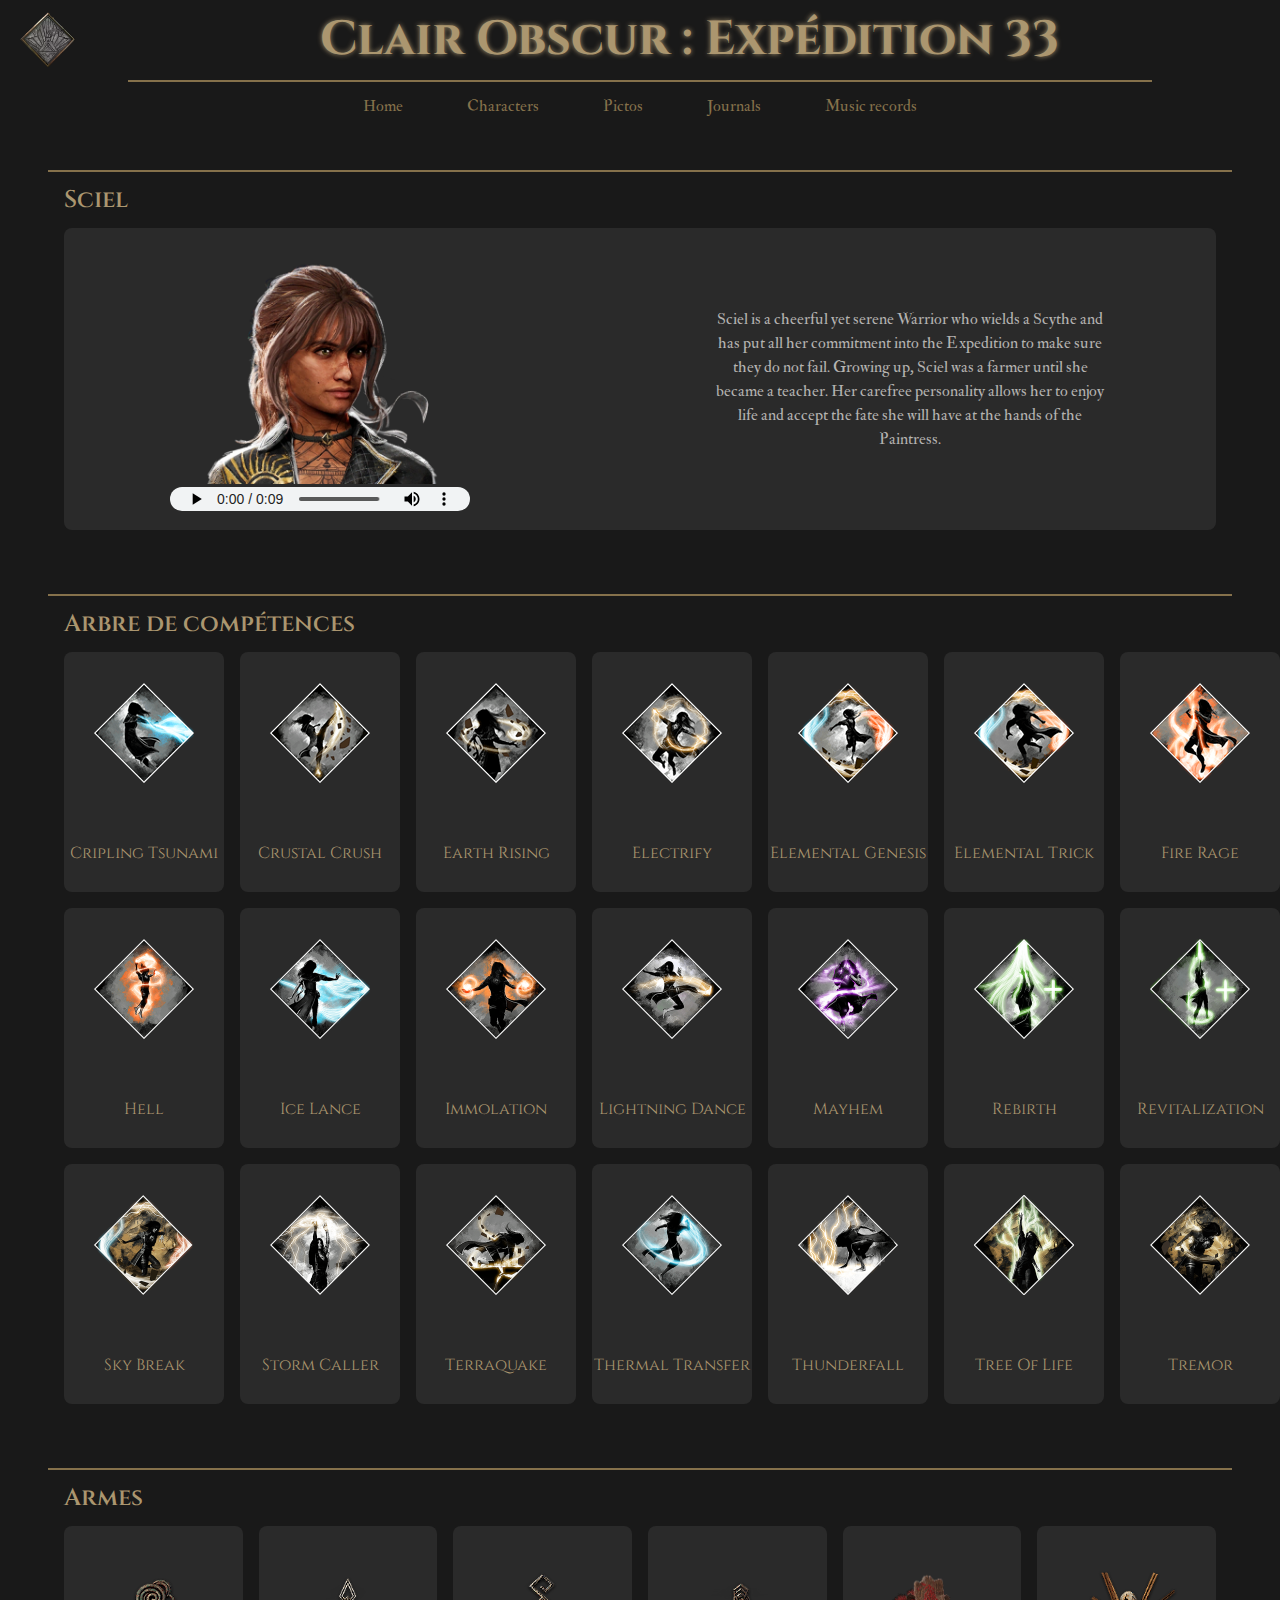
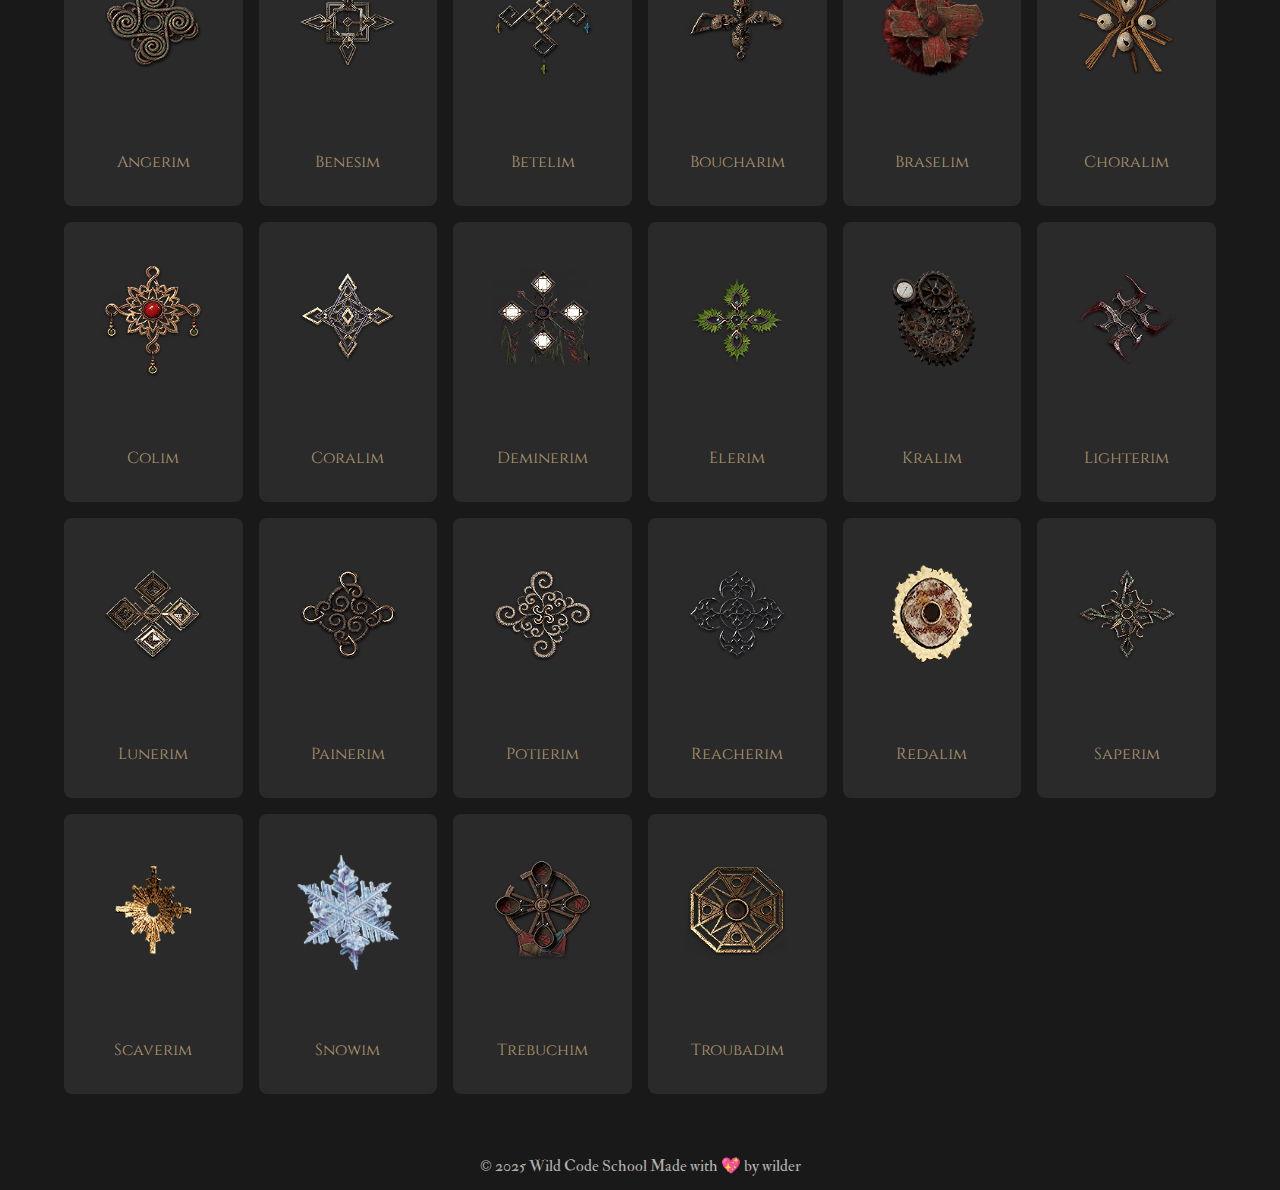
<file: sciel.html>
<!DOCTYPE html>
<html lang="fr">

<head>
    <meta charset="UTF-8">
    <meta name="author" content="Thomas RIEU">
    <meta name="viewport" content="width=device-width, initial-scale=1.0">
    <title>Sciel | Clair Obscur : Expédition 33</title>
    <link rel="shortcut icon" href="assets/logo/favico-clairobs.ico" type="image/x-icon">
    <link rel="stylesheet" href="styles/reset.css">
    <link rel="stylesheet" href="styles/variables.css">
    <link rel="stylesheet" href="styles/template.css">
    <link rel="stylesheet" href="styles/card.css">
    <link rel="preconnect" href="https://fonts.googleapis.com">
    <link rel="preconnect" href="https://fonts.gstatic.com" crossorigin>
    <link
        href="https://fonts.googleapis.com/css2?family=Cinzel:wght@400..900&family=IM+Fell+Double+Pica:ital@0;1&display=swap"
        rel="stylesheet">
</head>

<body>
    <header>
        <a href="home.html">
            <img src="assets/logo/Logo-clair-obscur_preview_rev_1.png" alt="tour eiffel penchée">
        </a>
        <h1>Clair Obscur : Expédition 33</h1>
    </header>
    <nav>
        <a href="home.html">Home</a>
        <a href="index.html">Characters</a>
        <a href="#">Pictos</a>
        <a href="#">Journals</a>
        <a href="#">Music records</a>
    </nav>

<main>
    <section class="characters">
        <h2>Sciel</h2>
        <article>
            <div>
                <img src="assets/characters/COE33_char_icon_Sciel.webp" alt="Sciel">
                <figure>
                    <audio controls src="assets/audio/audio-gustave.mp3">CLIC-ME</audio>
                </figure>
            </div>
            <div>
                <p>Sciel is a cheerful yet serene Warrior who wields a Scythe and has put all her commitment into the
                    Expedition to make sure they do not fail. Growing up, Sciel was a farmer until she became a teacher.
                    Her carefree personality allows her to enjoy life and accept the fate she will have at the hands of
                    the Paintress.
                </p>
            </div>
        </article>
    </section>
    <section class="skills" id="sciel-skills">
        <h2>Arbre de compétences</h2>
        <article>
            <img src="assets/skills/lune-skills/crippling-tsunami-lune-skill-clair-obscur-expedition-33-wiki-guide-100px-min.png"
                alt="cripling-tsunami">
            <h3>Cripling Tsunami</h3>
        </article>
        <article>
            <img src="assets/skills/lune-skills/crustal-crush-lune-skill-clair-obscur-expedition-33-wiki-guide-100px-min.png"
                alt="crustal-crush">
            <h3>Crustal Crush</h3>
        </article>
        <article>
            <img src="assets/skills/lune-skills/earth-rising-lune-skill-clair-obscur-expedition-33-wiki-guide-100px-min.png"
                alt="earth-rising">
            <h3>Earth Rising</h3>
        </article>
        <article>
            <img src="assets/skills/lune-skills/electrify-lune-skill-clair-obscur-expedition-33-wiki-guide-100px-min.png"
                alt="electrify">
            <h3>Electrify</h3>
        </article>
        <article>
            <img src="assets/skills/lune-skills/elemental-genesis-lune-skill-clair-obscur-expedition-33-wiki-guide-100px-min.png"
                alt="elemental-genesis">
            <h3>Elemental Genesis</h3>
        </article>
        <article>
            <img src="assets/skills/lune-skills/elemental-trick-lune-skill-clair-obscur-expedition-33-wiki-guide-100px-min.png"
                alt="elemental-trick">
            <h3>Elemental Trick</h3>
        </article>
        <article>
            <img src="assets/skills/lune-skills/fire-rage-lune-skill-clair-obscur-expedition-33-wiki-guide-100px-min.png"
                alt="fire-rage">
            <h3>Fire Rage</h3>
        </article>
        <article>
            <img src="assets/skills/lune-skills/healing-light-lune-skill-clair-obscur-expedition-33-wiki-guide-100px-min.png"
                alt="healing-light">
            <h3>Healing Light</h3>
        </article>
        <article>
            <img src="assets/skills/lune-skills/hell-lune-skill-clair-obscur-expedition-33-wiki-guide-200px-min.png"
                alt="hell">
            <h3>Hell</h3>
        </article>
        <article>
            <img src="assets/skills/lune-skills/ice-lance-lune-skill-clair-obscur-expedition-33-wiki-guide-200px-min.png"
                alt="ice-lance">
            <h3>Ice Lance</h3>
        </article>
        <article>
            <img src="assets/skills/lune-skills/immolation-lune-skill-clair-obscur-expedition-33-wiki-guide-200px-min.png"
                alt="immolation">
            <h3>Immolation</h3>
        </article>
        <article>
            <img src="assets/skills/lune-skills/lightning-dance-lune-skill-clair-obscur-expedition-33-wiki-guide-200px-min.png"
                alt="lightinng-dance">
            <h3>Lightning Dance</h3>
        </article>
        <article>
            <img src="assets/skills/lune-skills/mayhem-lune-skill-clair-obscur-expedition-33-wiki-guide-200px-min.png"
                alt="mayhem">
            <h3>Mayhem</h3>
        </article>
        <article>
            <img src="assets/skills/lune-skills/rebirth-lune-skill-clair-obscur-expedition-33-wiki-guide-200px-min.png"
                alt="rebirth">
            <h3>Rebirth</h3>
        </article>
        <article>
            <img src="assets/skills/lune-skills/revitalization-lune-skill-clair-obscur-expedition-33-wiki-guide-200px-min.png"
                alt="revitalization">
            <h3>Revitalization</h3>
        </article>
        <article>
            <img src="assets/skills/lune-skills/rockslide-lune-skill-clair-obscur-expedition-33-wiki-guide-200px-min.png"
                alt="rockslide">
            <h3>Rockslide</h3>
        </article>
        <article>
            <img src="assets/skills/lune-skills/sky-break-lune-skill-clair-obscur-expedition-33-wiki-guide-200px-min.png"
                alt="sky-break">
            <h3>Sky Break</h3>
        </article>
        <article>
            <img src="assets/skills/lune-skills/storm-caller-lune-skill-clair-obscur-expedition-33-wiki-guide-200px-min.png"
                alt="storm-caller">
            <h3>Storm Caller</h3>
        </article>
        <article>
            <img src="assets/skills/lune-skills/terraquake-lune-skill-clair-obscur-expedition-33-wiki-guide-200px-min.png"
                alt="terraquake">
            <h3>Terraquake</h3>
        </article>
        <article>
            <img src="assets/skills/lune-skills/thermal-transfer-lune-skill-clair-obscur-expedition-33-wiki-guide-200px-min.png"
                alt="thermal-transfer">
            <h3>Thermal Transfer</h3>
        </article>
        <article>
            <img src="assets/skills/lune-skills/thunderfall-lune-skill-clair-obscur-expedition-33-wiki-guide-200px-min.png"
                alt="thunderfall">
            <h3>Thunderfall</h3>
        </article>
        <article>
            <img src="assets/skills/lune-skills/tree-of-life-lune-skill-clair-obscur-expedition-33-wiki-guide-200px-min.png"
                alt="tree-of-life">
            <h3>Tree Of Life</h3>
        </article>
        <article>
            <img src="assets/skills/lune-skills/tremor-lune-skill-clair-obscur-expedition-33-wiki-guide-200px-min.png"
                alt="tremor">
            <h3>Tremor</h3>
        </article>
        <article>
            <img src="assets/skills/lune-skills/typhoon-lune-skill-clair-obscur-expedition-33-wiki-guide-200px-min.png"
                alt="typhoon">
            <h3>Typhoon</h3>
        </article>

    </section>
    <section class="weapons" id="sciel-weapons">
        <h2>Armes</h2>
        <article>
            <img src="assets/weapons/lune-weapons/angerim_lune_weapon_expedition_33_wiki_guide.png" alt="angerim">
            <h3>Angerim</h3>
        </article>
        <article>
            <img src="assets/weapons/lune-weapons/benesim_lune_weapon_expedition_33_wiki_guide.png" alt="benesim">
            <h3>Benesim</h3>
        </article>
        <article>
            <img src="assets/weapons/lune-weapons/betelim_lune_weapon_expedition_33_wiki_guide.png" alt="betelim">
            <h3>Betelim</h3>
        </article>
        <article>
            <img src="assets/weapons/lune-weapons/boucharim_lune_weapon_expedition_33_wiki_guide.png" alt="boucharim">
            <h3>Boucharim</h3>
        </article>
        <article>
            <img src="assets/weapons/lune-weapons/braselim_lune_weapon_expedition_33_wiki_guide.png" alt="braselim">
            <h3>Braselim</h3>
        </article>
        <article>
            <img src="assets/weapons/lune-weapons/sirenim_lune_weapon_expedition_33_wiki_guide.png" alt="Choralim">
            <h3>Choralim</h3>
        </article>
        <article>
            <img src="assets/weapons/lune-weapons/coralim-lune-weapon-clair-obscur-expedition-33-wiki-guide.png"
                alt="colim">
            <h3>Colim</h3>
        </article>
        <article>
            <img src="assets/weapons/lune-weapons/coralim_lune_weapon_expedition_33_wiki_guide.png" alt="coralim">
            <h3>Coralim</h3>
        </article>
        <article>
            <img src="assets/weapons/lune-weapons/deminerim_lune_weapon_expedition_33_wiki_guide.png" alt="deminerim">
            <h3>Deminerim</h3>
        </article>
        <article>
            <img src="assets/weapons/lune-weapons/elerim_lune_weapon_expedition_33_wiki_guide.png" alt="elerim">
            <h3>Elerim</h3>
        </article>
        <article>
            <img src="assets/weapons/lune-weapons/kralim-lune-weapon-clair-obscur-expedition-33-wiki-guide-171px.png"
                alt="kralim">
            <h3>Kralim</h3>
        </article>
        <article>
            <img src="assets/weapons/lune-weapons/lighterim_lune_weapon_expedition_33_wiki_guide.png" alt="lighterim">
            <h3>Lighterim</h3>
        </article>
        <article>
            <img src="assets/weapons/lune-weapons/default_lune_weapon_expedition_33_wiki_guide.png" alt="lunerim">
            <h3>Lunerim</h3>
        </article>
        <article>
            <img src="assets/weapons/lune-weapons/painerim_lune_weapon_expedition_33_wiki_guide.png" alt="painerim">
            <h3>Painerim</h3>
        </article>
        <article>
            <img src="assets/weapons/lune-weapons/potierim_lune_weapon_expedition_33_wiki_guide.png" alt="potierim">
            <h3>Potierim</h3>
        </article>
        <article>
            <img src="assets/weapons/lune-weapons/reacherim_lune_weapon_expedition_33_wiki_guide.png" alt="reacherim">
            <h3>Reacherim</h3>
        </article>
        <article>
            <img src="assets/weapons/lune-weapons/redalim_lune_weapon_expedition_33_wiki_guide.png" alt="redalim">
            <h3>Redalim</h3>
        </article>
        <article>
            <img src="assets/weapons/lune-weapons/saperim_lune_weapon_expedition_33_wiki_guide.png" alt="saperim">
            <h3>Saperim</h3>
        </article>
        <article>
            <img src="assets/weapons/lune-weapons/scaverim_lune_weapon_expedition_33_wiki_guide.png" alt="scaverim">
            <h3>Scaverim</h3>
        </article>
        <article>
            <img src="assets/weapons/lune-weapons/snowim_lune_weapon_expedition_33_wiki_guide.png" alt="snowim">
            <h3>Snowim</h3>
        </article>
        <article>
            <img src="assets/weapons/lune-weapons/trebuchim_lune_weapon_expedition_33_wiki_guide.png" alt="trebuchim">
            <h3>Trebuchim</h3>
        </article>
        <article>
            <img src="assets/weapons/lune-weapons/troubadim_lune_weapon_expedition_33_wiki_guide.png" alt="troubadim">
            <h3>Troubadim</h3>
        </article>
    </section>

</main>
<footer>
    <p>© 2025 Wild Code School
        Made with 💖 by wilder
    </p>
</footer>
</body>

</html>
</file>
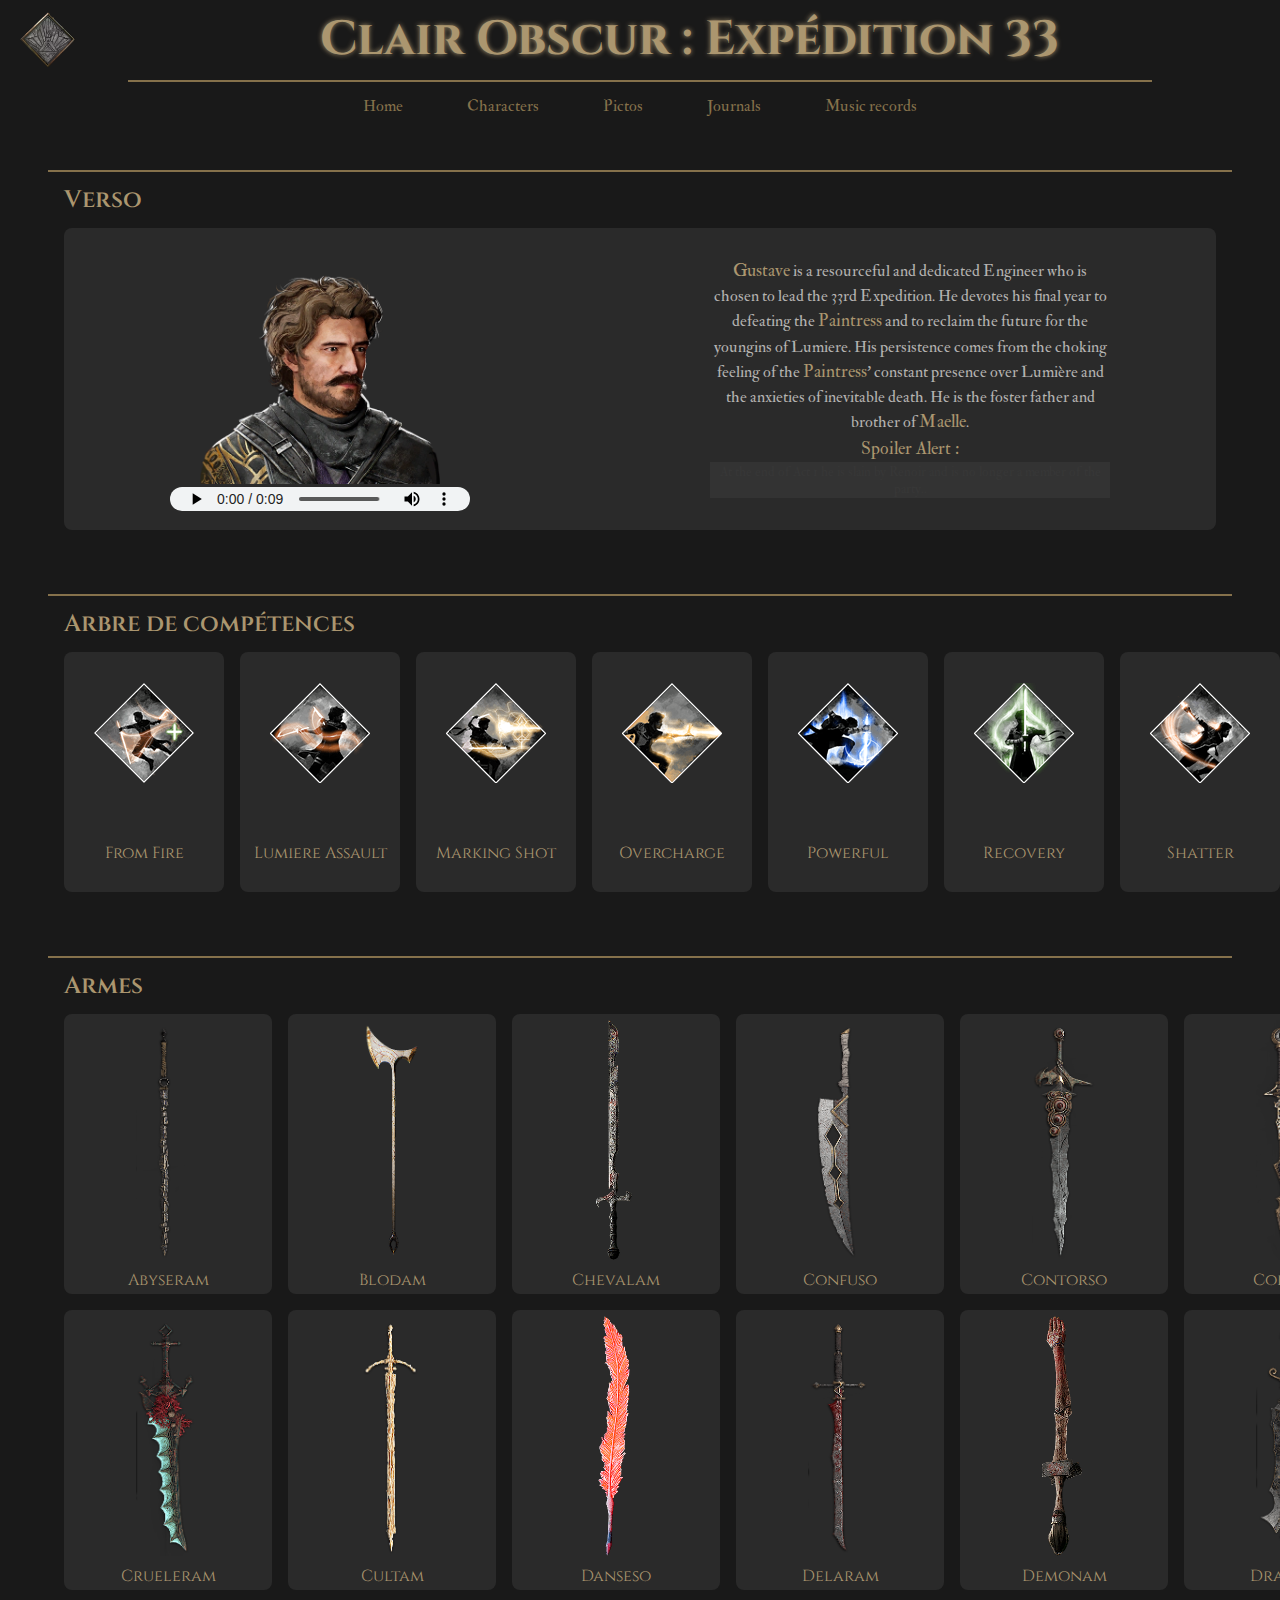
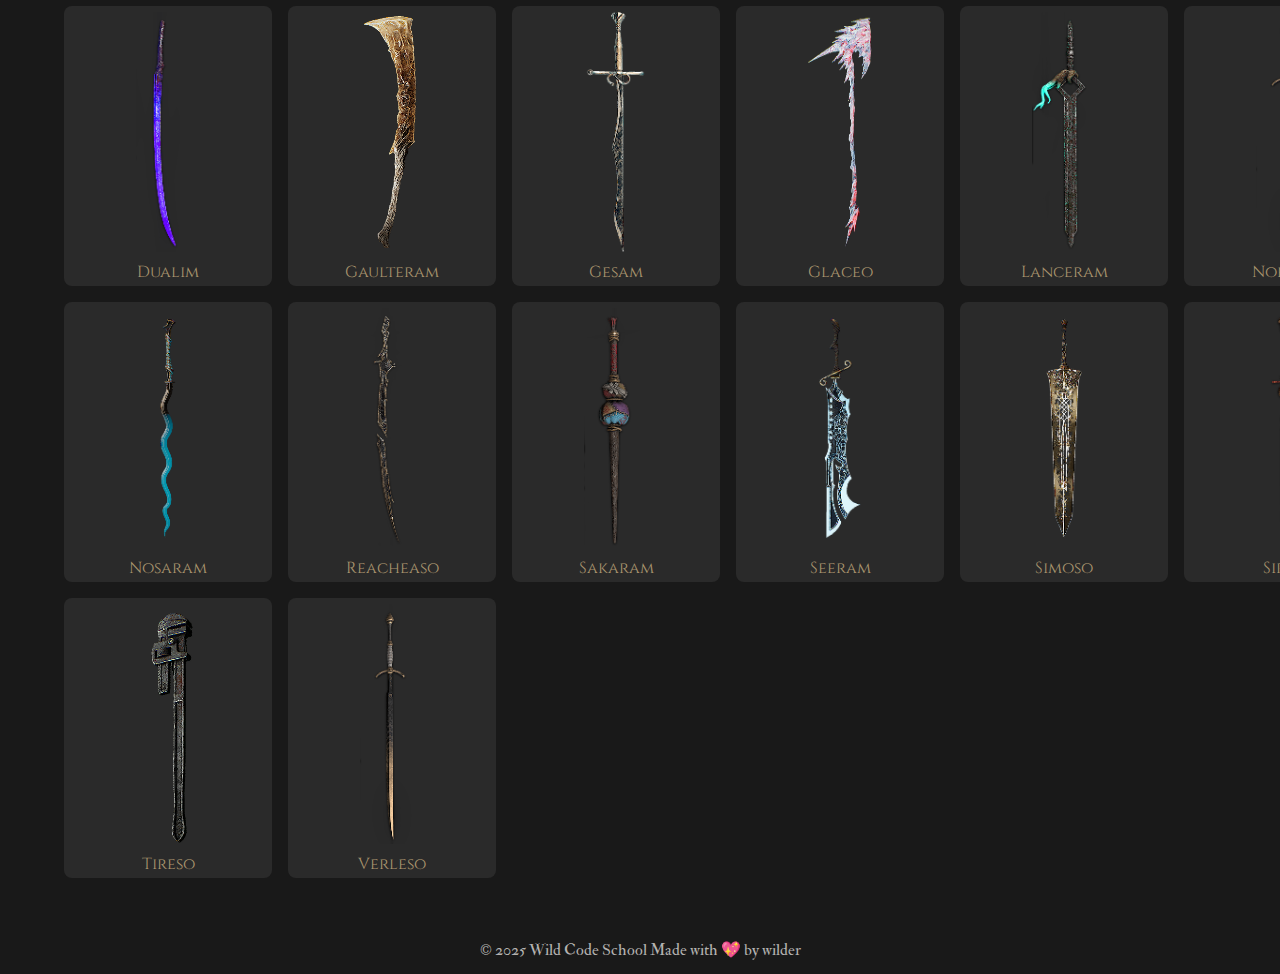
<file: verso.html>
<!DOCTYPE html>
<html lang="fr">

<head>
    <meta charset="UTF-8">
    <meta name="author" content="Thomas RIEU">
    <meta name="viewport" content="width=device-width, initial-scale=1.0">
    <title>Verso | Clair Obscur : Expédition 33</title>
    <link rel="shortcut icon" href="assets/logo/favico-clairobs.ico" type="image/x-icon">
    <link rel="stylesheet" href="styles/reset.css">
    <link rel="stylesheet" href="styles/variables.css">
    <link rel="stylesheet" href="styles/template.css">
    <link rel="stylesheet" href="styles/card.css">
    <link rel="preconnect" href="https://fonts.googleapis.com">
    <link rel="preconnect" href="https://fonts.gstatic.com" crossorigin>
    <link
        href="https://fonts.googleapis.com/css2?family=Cinzel:wght@400..900&family=IM+Fell+Double+Pica:ital@0;1&display=swap"
        rel="stylesheet">
</head>

<body>
    <header>
        <a href="home.html">
            <img src="assets/logo/Logo-clair-obscur_preview_rev_1.png" alt="tour eiffel penchée">
        </a>
        <h1>Clair Obscur : Expédition 33</h1>
    </header>
    <nav>
        <a href="home.html">Home</a>
        <a href="index.html">Characters</a>
        <a href="#">Pictos</a>
        <a href="#">Journals</a>
        <a href="#">Music records</a>
    </nav>
</body>
<main>
    <section class="characters">
        <h2>Verso</h2>
        <article>
            <div>
                <img src="assets/characters/COE33_char_icon_Gustave.webp" alt="Gustave">
                <figure>
                    <audio controls src="assets/audio/audio-gustave.mp3">CLIC-ME</audio>
                </figure>

            </div>
            <div>
                <p><strong>Gustave</strong> is a resourceful and dedicated Engineer who is chosen to lead the 33rd
                    Expedition. He devotes his
                    final year to defeating the <strong>Paintress</strong> and to reclaim the future for the youngins of
                    Lumiere. His
                    persistence
                    comes from the choking feeling of the <strong>Paintress</strong>' constant presence over Lumière and
                    the
                    anxieties of
                    inevitable death. He is the foster father and brother of <strong>Maelle</strong>.
                    <br><strong>Spoiler Alert :</strong>
                    <button>At the end of Act
                        1 he
                        is slain by
                        Renoir
                        and is no longer a member of the party..
                    </button>
                </p>
            </div>

        </article>
    </section>
    <section class="skills" id="verso-skills">
        <h2>Arbre de compétences</h2>
        <article>
            <img src="assets/skills/gustave-skills/from-fire-gustave-skill-clair-obscur-expedition-33-wiki-guide-100px-min.png"
                alt="from-fire">
            <h3>From Fire</h3>
        </article>
        <article>
            <img src="assets/skills/gustave-skills/lumiere-assault-gustave-skill-clair-obscur-expedition-33-wiki-guide-100px-min.png"
                alt="lumiere-assault">
            <h3>Lumiere Assault</h3>
        </article>
        <article>
            <img src="assets/skills/gustave-skills/marking-shot-gustave-skill-clair-obscur-expedition-33-wiki-guide-100px-min.png"
                alt="marking-shot">
            <h3>Marking Shot</h3>
        </article>
        <article>
            <img src="assets/skills/gustave-skills/overcharge-gustave-skill-clair-obscur-expedition-33-wiki-guide-100px-min.png"
                alt="Overcharge">
            <h3>Overcharge</h3>
        </article>
        <article>
            <img src="assets/skills/gustave-skills/powerful-gustave-skill-clair-obscur-expedition-33-wiki-guide-100px-min.png"
                alt="powerful">
            <h3>Powerful</h3>
        </article>
        <article>
            <img src="assets/skills/gustave-skills/recovery-gustave-skill-clair-obscur-expedition-33-wiki-guide-100px-min.png"
                alt="Recovery">
            <h3>Recovery</h3>
        </article>
        <article>
            <img src="assets/skills/gustave-skills/shatter-gustave-skill-clair-obscur-expedition-33-wiki-guide-100px-min.png"
                alt="shatter">
            <h3>Shatter</h3>
        </article>
        <article>
            <img src="assets/skills/gustave-skills/strike-storm-gustave-skill-clair-obscur-expedition-33-wiki-guide-100px-min.png"
                alt="strike-storm">
            <h3>Strike Storm</h3>
        </article>
    </section>
    <section class="weapons" id="verso-weapons">
        <h2>Armes</h2>
        <article>
            <img src="assets/weapons/gustave-verso-weapons/abyseram_gustave_weapon_expedition_33_wiki_guide.png"
                alt="abyseram">
            <h3>Abyseram</h3>
        </article>
        <article>
            <img src="assets/weapons/gustave-verso-weapons/blodam_gustave_weapon_expedition_33_wiki_guide.png"
                alt="blodam">
            <h3>Blodam</h3>
        </article>
        <article>
            <img src="assets/weapons/gustave-verso-weapons/chevalam_gustave_weapon_expedition_33_wiki_guide.png"
                alt="chevalam">
            <h3>Chevalam</h3>
        </article>
        <article>
            <img src="assets/weapons/gustave-verso-weapons/confuso_gustave_weapon_expedition_33_wiki_guide.png"
                alt="confuso">
            <h3>Confuso</h3>
        </article>
        <article>
            <img src="assets/weapons/gustave-verso-weapons/contorson_gustave_weapon_expedition_33_wiki_guide.png"
                alt="contorso">
            <h3>Contorso</h3>
        </article>
        <article>
            <img src="assets/weapons/gustave-verso-weapons/corpeso_gustave_weapon_expedition_33_wiki_guide.png"
                alt="corpeso">
            <h3>Corpeso</h3>
        </article>
        <article>
            <img src="assets/weapons/gustave-verso-weapons/crueleram_gustave_weapon_expedition_33_wiki_guide.png"
                alt="crueleram">
            <h3>Crueleram</h3>
        </article>
        <article>
            <img src="assets/weapons/gustave-verso-weapons/cultam_gustave_weapon_expedition_33_wiki_guide.png"
                alt="cultam">
            <h3>Cultam</h3>
        </article>
        <article>
            <img src="assets/weapons/gustave-verso-weapons/danseso_gustave_weapon_expedition_33_wiki_guide.png"
                alt="danseso">
            <h3>Danseso</h3>
        </article>
        <article>
            <img src="assets/weapons/gustave-verso-weapons/delaram_gustave_weapon_expedition_33_wiki_guide.png"
                alt="delaram">
            <h3>Delaram</h3>
        </article>
        <article>
            <img src="assets/weapons/gustave-verso-weapons/demonam_gustave_weapon_expedition_33_wiki_guide.png"
                alt="demonam">
            <h3>Demonam</h3>
        </article>
        <article>
            <img src="assets/weapons/gustave-verso-weapons/dreameso-verso-gustave-weapon-clair-obscur-expedition-33-wiki-guide.png"
                alt="drameso">
            <h3>Drameso</h3>
        </article>
        <article>
            <img src="assets/weapons/gustave-verso-weapons/dualim_gustave_weapon_expedition_33_wiki_guide.png"
                alt="dualim">
            <h3>Dualim</h3>
        </article>
        <article>
            <img src="assets/weapons/gustave-verso-weapons/gaulteram_gustave_weapon_expedition_33_wiki_guide.png"
                alt="gaulteram">
            <h3>Gaulteram</h3>
        </article>
        <article>
            <img src="assets/weapons/gustave-verso-weapons/gesam_gustave_weapon_expedition_33_wiki_guide.png"
                alt="gesam">
            <h3>Gesam</h3>
        </article>
        <article>
            <img src="assets/weapons/gustave-verso-weapons/glaceso_gustave_weapon_expedition_33_wiki_guide.png"
                alt="glaceo">
            <h3>Glaceo</h3>
        </article>
        <article>
            <img src="assets/weapons/gustave-verso-weapons/lanceram_gustave_weapon_expedition_33_wiki_guide.png"
                alt="lanceram">
            <h3>Lanceram</h3>
        </article>
        <article>
            <img src="assets/weapons/gustave-verso-weapons/default_gustave_weapon_expedition_33_wiki_guide.png"
                alt="nohram">
            <h3>Nohram</h3>
        </article>
        <article>
            <img src="assets/weapons/gustave-verso-weapons/nosaram_gustave_weapon_expedition_33_wiki_guide.png"
                alt="nosaram">
            <h3>Nosaram</h3>
        </article>
        <article>
            <img src="assets/weapons/gustave-verso-weapons/reacheaso_gustave_weapon_expedition_33_wiki_guide.png"
                alt="reacheaso">
            <h3>Reacheaso</h3>
        </article>
        <article>
            <img src="assets/weapons/gustave-verso-weapons/sakaram_gustave_weapon_expedition_33_wiki_guide.png"
                alt="sakaram">
            <h3>Sakaram</h3>
        </article>
        <article>
            <img src="assets/weapons/gustave-verso-weapons/seeram_gustave_weapon_expedition_33_wiki_guide.png"
                alt="seeram">
            <h3>Seeram</h3>
        </article>
        <article>
            <img src="assets/weapons/gustave-verso-weapons/simoso_gustave_weapon_expedition_33_wiki_guide.png"
                alt="simoso">
            <h3>Simoso</h3>
        </article>
        <article>
            <img src="assets/weapons/gustave-verso-weapons/sireso_gustave_weapon_expedition_33_wiki_guide.png"
                alt="siresp">
            <h3>Sireso</h3>
        </article>
        <article>
            <img src="assets/weapons/gustave-verso-weapons/tireso-verso-weapon-clair-obscur-expedition-33-wiki-guide.png"
                alt="tireso">
            <h3>Tireso</h3>
        </article>
        <article>
            <img src="assets/weapons/gustave-verso-weapons/verleso_gustave_weapon_expedition_33_wiki_guide (1).png"
                alt="verleso">
            <h3>Verleso</h3>
        </article>
    </section>
</main>
<footer>
    <p>© 2025 Wild Code School
        Made with 💖 by wilder
    </p>
</footer>

</html>
</file>
<file: styles/variables.css>
:root {
    --primary-color: #ab966f;
    --secondary-color: #85714b;
    --third-color: rgba(0, 0, 0, 0.9);
    --fourth-color: rgba(60, 60, 60, 0.5);
    --fifth-color: #b4b2b0;

    --font-title: "Cinzel", serif;
    --font-text: "IM Fell Double Pica", serif;

}
</file>
<file: styles/template.css>
body {
    color: var(--fifth-color);
    font-family: var(--font-text);
    background: var(--third-color)
}


h1,
h2,
h3 {
    font-family: var(--font-title);
    color: var(--primary-color);
}

h1 {
    text-shadow: 0 0 5px var(--primary-color)
}

h2 {
    font-size: 1.5rem;
    font-weight: 600;
}

header {
    display: flex;
    align-items: center;
    height: 80px;
}

header img {
    width: 64px;
    padding-right: calc(25vw - 80px);
    padding-left: 16px;
}

header h1 {
    font-size: 3rem;
    font-weight: bold;
}

nav {
    display: flex;
    justify-content: center;
    align-items: center;
    gap: 64px;
    height: 32px;
    width: 80%;
    margin: auto;
    padding-top: 8px;
    border-top: solid var(--secondary-color) 2px;
}

nav a {
    text-decoration: none;
    color: var(--secondary-color);
    transition: all .3s ease-in-out;
}

nav a:hover {

    text-decoration: underline;
    transform: scale(1.2);
    color: var(--primary-color);
}

footer {
    height: 32px;
    text-align: center;
}
</file>
<file: styles/style.css>
main {
    display: flex;
    width: 100%;
    height: calc(100vh - 160px);
}

main section {
    display: flex;
    flex-wrap: wrap;
    justify-content: center;
    width: 100%;
    gap: 16px;
    padding: 20px 0px;
}

main section article {
    display: flex;
    flex-direction: column;
    justify-content: space-around;
    align-items: center;
    width: 400px;
    background-color: rgba(60, 60, 60, 0.5);
    border-radius: 8px;
    transition: all .3s ease-in-out;
}

main section article:hover {
    transform: scale(1.02);
    box-shadow: 0px 0px 11px 5px rgba(120, 120, 120, 0.7);
}

main section article h2 {
    font-size: 1.5rem;
    font-weight: 600;
}

main section article img {
    width: 120px;
}

main section article em {
    width: 80%;
    font-style: italic;
    text-align: center;
    font-size: 1.1rem;
}

main aside {
    display: flex;
    flex-direction: column;
    justify-content: space-around;
    width: 280px;
    border-right: dashed var(--secondary-color) 2px;
}


main aside article h3 {
    font-size: 1.2rem;
    font-weight: 600;
    padding-left: 8px;
}

main aside article ul li {
    margin: 4px;
}

main aside article ul li a {
    color: var(--fifth-color);
    text-decoration: none;
    transition: all .3s ease-in-out;
    border-radius: 8px;
    padding: 4px;
}

main aside article ul li a:hover {
    transform: scale(1.02);
    box-shadow: 0px 0px 11px 5px rgba(120, 120, 120, 0.7);
}
</file>
<file: styles/card.css>
h2 {
    font-size: 1.5rem;
    font-weight: 600;
}

main section {
    padding: 16px;
    margin: 48px;
    border-top: solid var(--secondary-color) 2px;
}

main section.characters article {
    display: flex;
    justify-content: center;
    align-items: center;
    gap: 240px;
    margin-top: 16px;
    padding: 16px;
}

main section.characters article div img {
    width: 240px;
}

main section.characters article div audio {
    height: 24px;
    color: black;

}

main section.characters article div p {
    width: 400px;
    line-height: 1.5;

}

main section.characters article div button {

    font-family: var(--font-text);
    color: var(--fourth-color);
    background: var(--fourth-color);
    border: none;

}

main section.characters article div button:active {
    color: var(--fifth-color);
}


main section.characters article strong {
    color: var(--primary-color);
    font-size: 1.1rem;
}

main section.skills {
    display: grid;
    grid-template-columns: repeat(8, 1fr);
    gap: 16px;
}

main section.skills h2 {
    grid-column: span 8;

}

main section.skills article {
    display: flex;
    flex-direction: column;
    justify-content: space-around;
    align-items: center;
    height: 240px;
    width: 160px;
}

main section.skills article img {
    height: 100px;
    width: 100px;
}

main section.weapons {
    display: grid;
    grid-template-columns: repeat(6, 1fr);
    gap: 16px;
}

main section.weapons h2 {
    grid-column: span 6;

}

main section article {
    text-align: center;
    background-color: rgba(60, 60, 60, 0.5);
    border-radius: 8px;
    transition: all .3s ease-in-out;
}

main section article:hover {
    transform: scale(1.02);
    box-shadow: 0px 0px 11px 5px rgba(120, 120, 120, 0.7);
}

main section.weapons article {
    display: flex;
    flex-direction: column;
    justify-content: space-around;
    align-items: center;
    height: 280px;
}

main section.weapons article img {
    transition: all .5s ease-in-out;
    padding: 0px 72px;
}

main section.weapons article img:hover {
    transform: rotate(360deg)
}

main section#gustave-weapons article img,
main section#verso-weapons article img {
    width: 64px;
    height: 240px;

}


main section#lune-weapons article img {
    width: 120px;
    height: 136px;
    padding: 0;
}

main section#maelle-weapons article img {
    width: 104px;
    height: 120px;
    padding: 0;
}

main section#sciel-weapons article img {
    width: 104px;
    height: 120px;
    padding: 0;
}

main section#monoco-weapons article img {
    width: 104px;
    height: 120px;
    padding: 0;
}
</file>
<file: styles/home.css>
main div {
    display: flex;
    justify-content: center;
    align-items: center;
    background-image: url("../assets/background/Expedition-33-article-banniere-2.webp");
    background-size: cover;
    opacity: 0.5;
    filter: blur(2px);
    height: calc(100vh - 208px);
    margin: 24px 0px;
}

main p {
    position: absolute;
    top: 40vh;
    left: 50vh;
    color: white;
    width: 50%;
    line-height: 1.5;

}

main p strong {
    color: var(--primary-color);
    font-size: 1.1rem;
    font-weight: bold;
}
</file>
